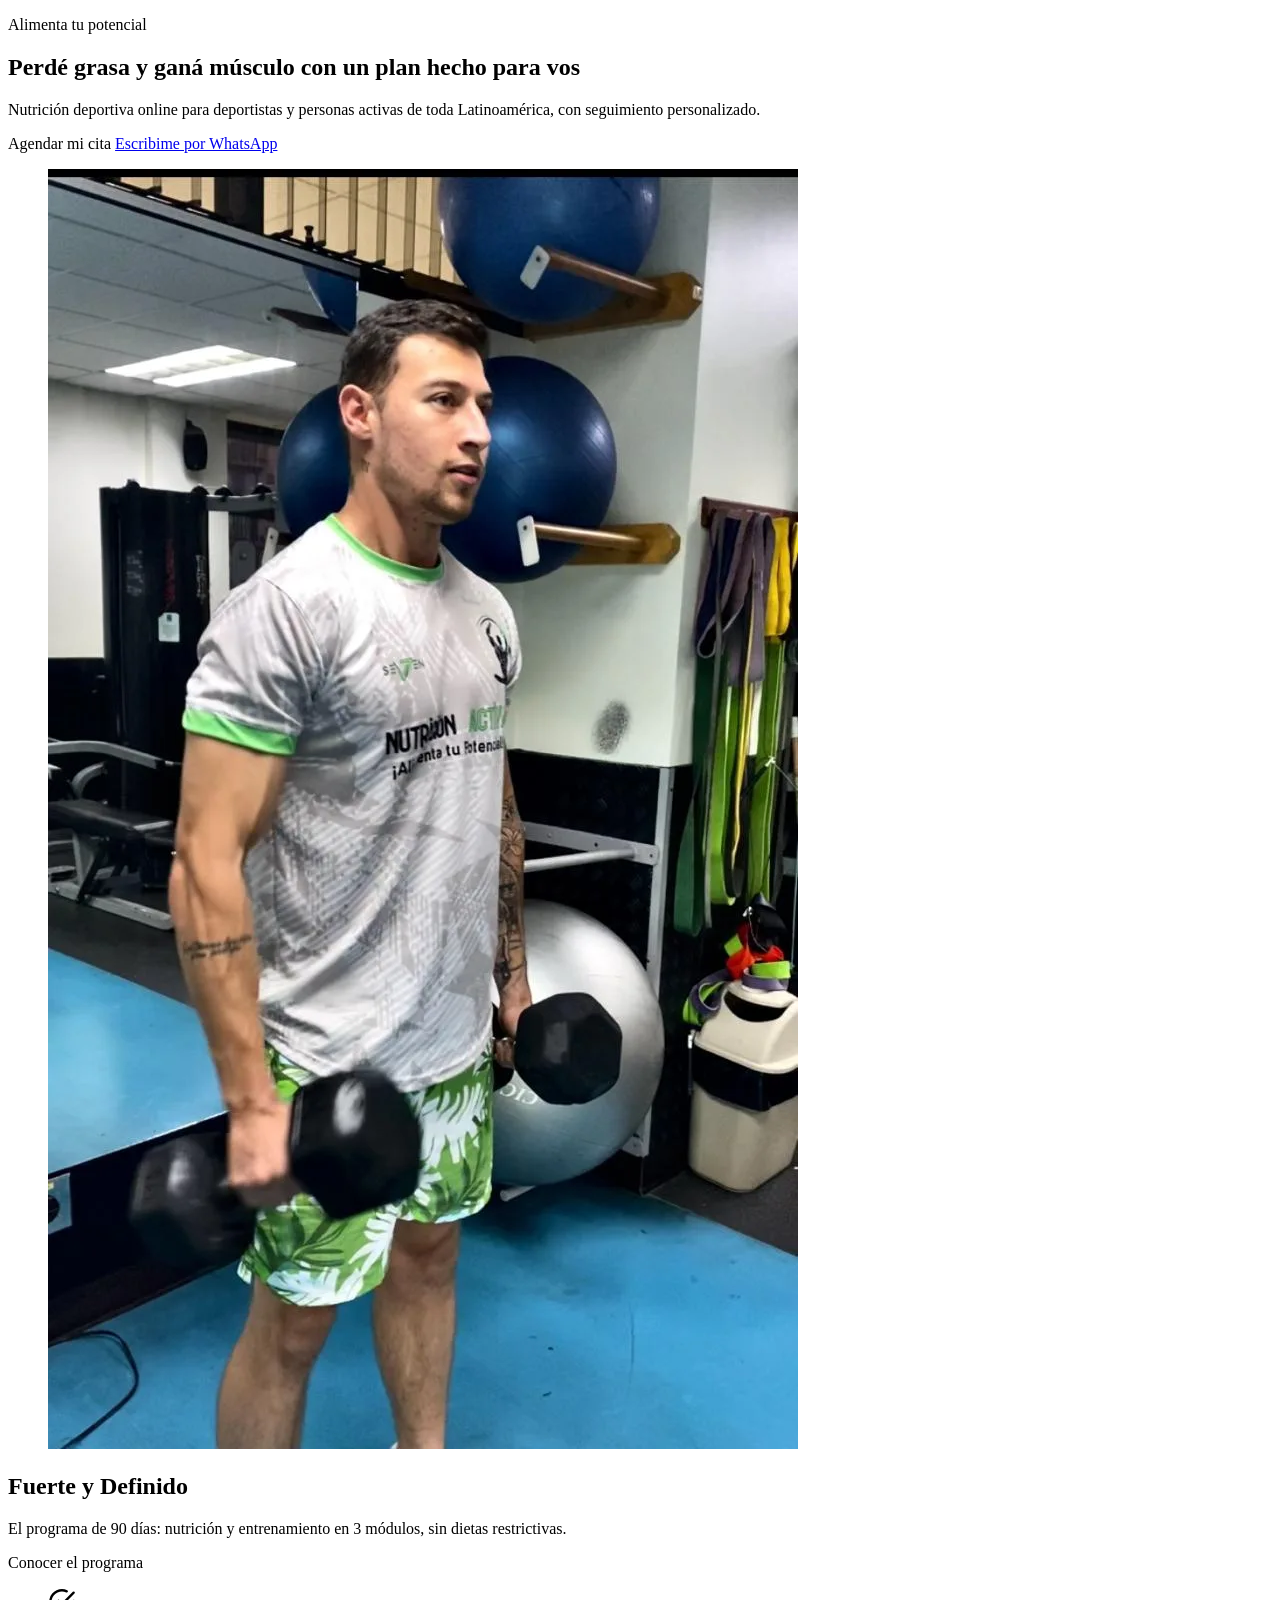
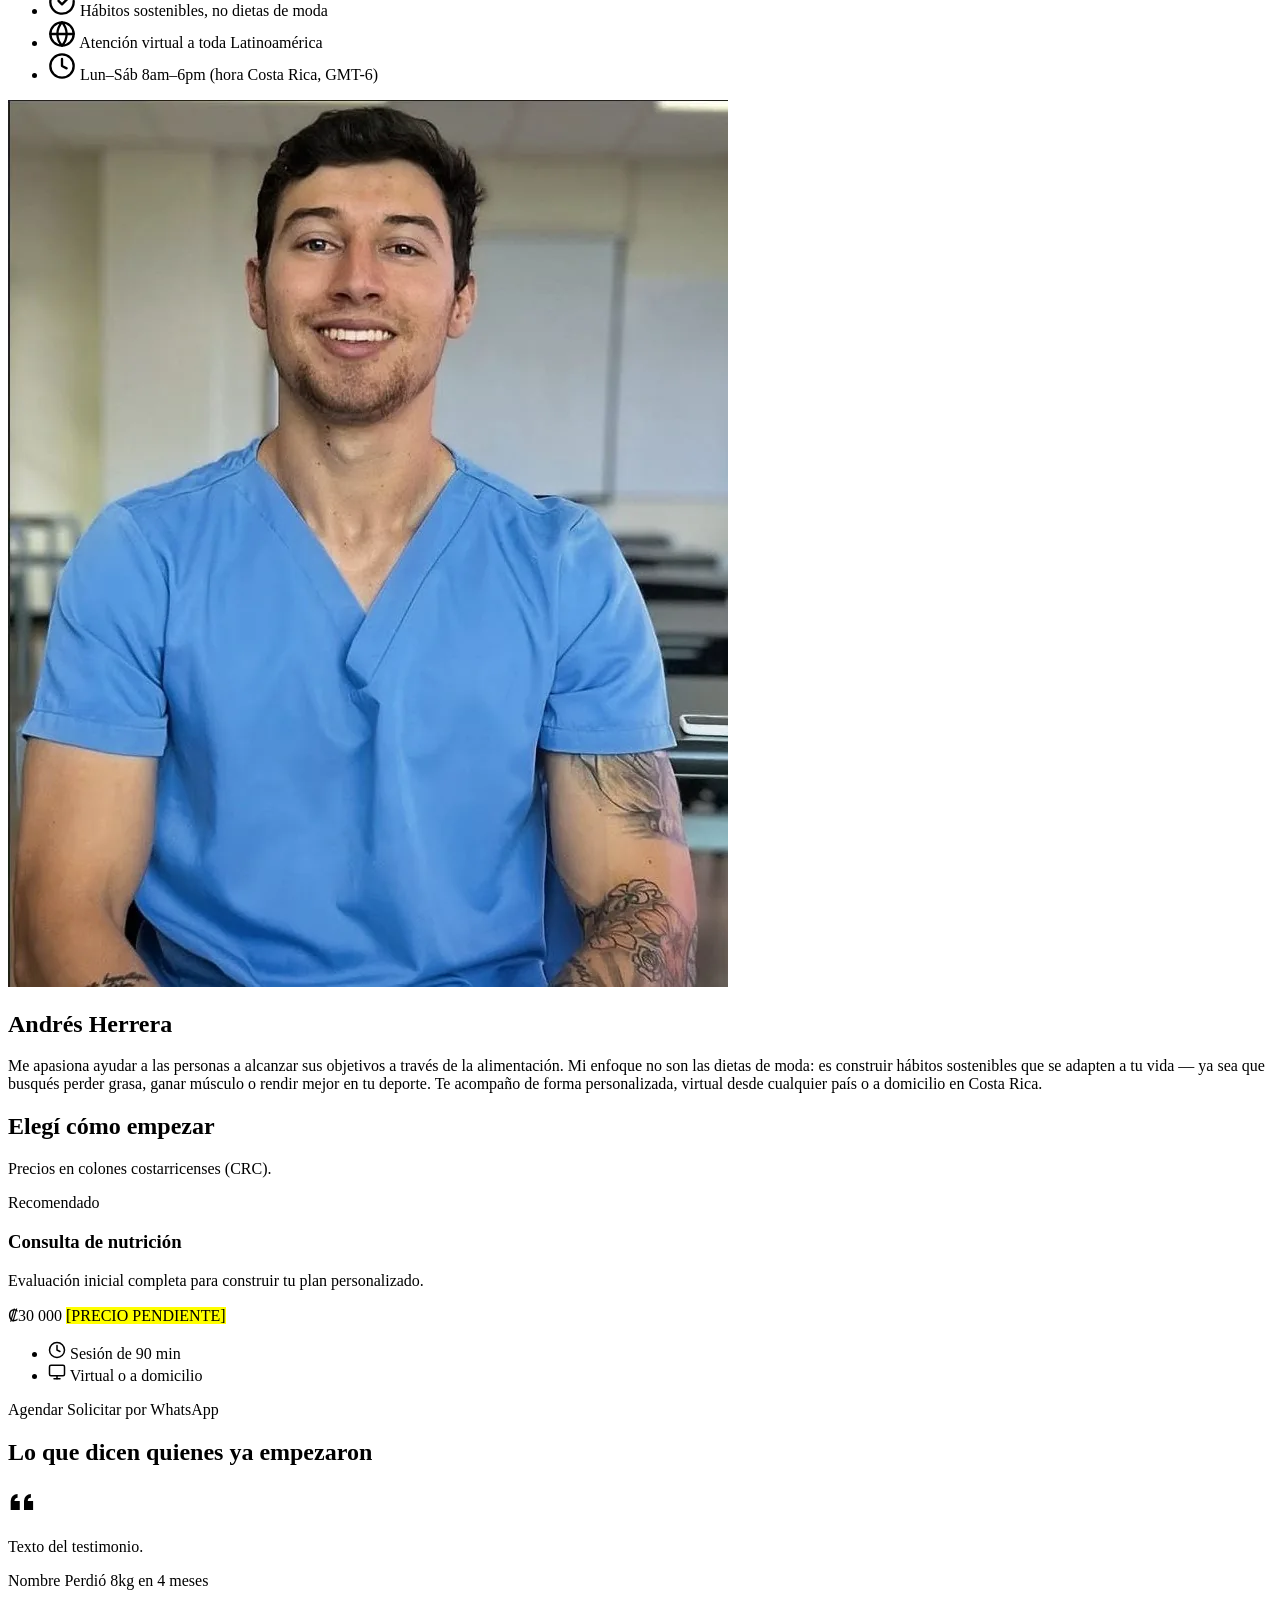
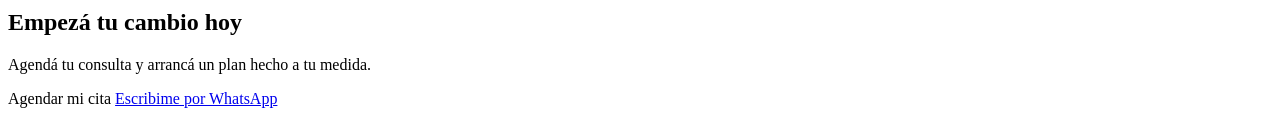
<file: src/main/resources/templates/index.html>
<!DOCTYPE html>
<html lang="es" xmlns:th="http://www.thymeleaf.org">
<head th:replace="~{fragments/layout :: head(pageTitle='Nutrición Activa — Alimenta tu potencial', pageDescription=null, pageImage=null, pagePath=null)}">
    <title>Nutrición Activa — Alimenta tu potencial</title>
</head>
<body>

<nav th:replace="~{fragments/layout :: navbar}"></nav>

<main id="contenido">

    <!-- ========== HERO (HU-01) ========== -->
    <section class="na-section na-hero">
        <div class="container">
            <div class="row align-items-center gy-5">
                <div class="col-12 col-lg-7">
                    <!-- Ascenso Escalonado (MASTER §8.1): preludio del clímax de la
                         foto/aro (Revelado del Aro, §6.4a-claro) — mismo stagger que
                         usa /programa antes de su Encendido. -->
                    <p class="na-eyebrow mb-0 na-ascenso" data-reveal>Alimenta tu potencial</p>
                    <h1 class="mt-3 mb-3 na-ascenso" data-reveal data-reveal-delay="120">
                        Perdé grasa y <span class="na-accent">ganá músculo</span> con un plan hecho para vos
                    </h1>
                    <p class="na-lead mb-4 na-ascenso" data-reveal data-reveal-delay="240">
                        Nutrición deportiva online para deportistas y personas activas
                        de toda Latinoamérica, con seguimiento personalizado.
                    </p>
                    <div class="d-flex flex-wrap align-items-center gap-3 na-ascenso" data-reveal data-reveal-delay="360">
                        <a class="btn btn-primary btn-lg" th:href="@{/agendar}">Agendar mi cita</a>
                        <a class="btn btn-outline-dark btn-lg"
                           th:href="@{https://wa.me/{numero}(numero=${whatsapp.numero}, text=${whatsapp.mensaje})}"
                           href="https://wa.me/50689592110"
                           target="_blank" rel="noopener noreferrer">Escribime por WhatsApp</a>
                    </div>
                </div>
                <div class="col-12 col-lg-5">
                    <!-- El aro degradado enmarca la foto real de Andrés (MASTER §6.3-bis) —
                         reemplaza al logo. La foto lleva el duotono suave de territorio
                         claro (MASTER §6.3-ter): el span interior recorta el círculo y
                         aloja el tinte/viñeta, separado del aro para no lavar el marco.
                         Revelado del Aro (MASTER §6.4a-claro): clímax tras el Ascenso
                         Escalonado del texto — el aro escala a su lugar y la foto se
                         revela adentro con un instante propio de rezago (ver CSS). -->
                    <figure class="na-hero-photo na-revelado-aro m-0" data-reveal data-reveal-delay="420">
                        <span class="na-hero-photo-frame">
                            <img th:src="@{/img/andres-hero.webp}" src="../static/img/andres-hero.webp"
                                 alt="Andrés entrenando con mancuernas en el gimnasio"
                                 width="750" height="1280" loading="eager" decoding="async">
                        </span>
                    </figure>
                </div>
            </div>
        </div>
    </section>

    <!-- ========== PROGRAMA FUERTE Y DEFINIDO (HU-12) ==========
         Posición protagónica inmediatamente después del hero (D-16). Primera
         y única sección con fondo Verde Tinte de la página: jerarquía de
         producto estrella sin salirse de los tokens del MASTER. Compacta a
         propósito — presenta y enlaza, la página /programa vende. -->
    <section class="na-programa-banner" aria-label="Programa Fuerte y Definido">
        <div class="container">
            <div class="row align-items-center gy-4">
                <div class="col-12 col-lg-8">
                    <h2 class="na-section-title mb-2" data-reveal>Fuerte y Definido</h2>
                    <p class="na-lead mb-0" data-reveal data-reveal-delay="40">
                        El programa de 90 días: nutrición y entrenamiento en 3 módulos,
                        sin dietas restrictivas.
                    </p>
                </div>
                <div class="col-12 col-lg-4 text-lg-end">
                    <a class="btn btn-primary btn-lg" th:href="@{/programa}"
                       data-reveal data-reveal-delay="80">Conocer el programa</a>
                </div>
            </div>
        </div>
    </section>

    <!-- ========== BARRA DE CONFIANZA ========== -->
    <section class="na-trustbar" aria-label="Credenciales y disponibilidad">
        <div class="container">
            <!-- role="list": list-unstyled quita la semántica de lista en VoiceOver -->
            <ul class="row list-unstyled gy-4 mb-0" role="list">
                <li class="col-12 col-md-4">
                    <div class="na-trust-item" data-reveal>
                        <svg xmlns="http://www.w3.org/2000/svg" width="28" height="28" viewBox="0 0 24 24"
                             fill="none" stroke="currentColor" stroke-width="2" stroke-linecap="round"
                             stroke-linejoin="round" aria-hidden="true">
                            <path d="M22 11.08V12a10 10 0 1 1-5.93-9.14"/>
                            <polyline points="22 4 12 14.01 9 11.01"/>
                        </svg>
                        <span>Hábitos sostenibles, no dietas de moda</span>
                    </div>
                </li>
                <li class="col-12 col-md-4">
                    <div class="na-trust-item" data-reveal data-reveal-delay="40">
                        <svg xmlns="http://www.w3.org/2000/svg" width="28" height="28" viewBox="0 0 24 24"
                             fill="none" stroke="currentColor" stroke-width="2" stroke-linecap="round"
                             stroke-linejoin="round" aria-hidden="true">
                            <circle cx="12" cy="12" r="10"/>
                            <line x1="2" y1="12" x2="22" y2="12"/>
                            <path d="M12 2a15.3 15.3 0 0 1 4 10 15.3 15.3 0 0 1-4 10 15.3 15.3 0 0 1-4-10 15.3 15.3 0 0 1 4-10z"/>
                        </svg>
                        <span>Atención virtual a toda Latinoamérica</span>
                    </div>
                </li>
                <li class="col-12 col-md-4">
                    <div class="na-trust-item" data-reveal data-reveal-delay="80">
                        <svg xmlns="http://www.w3.org/2000/svg" width="28" height="28" viewBox="0 0 24 24"
                             fill="none" stroke="currentColor" stroke-width="2" stroke-linecap="round"
                             stroke-linejoin="round" aria-hidden="true">
                            <circle cx="12" cy="12" r="10"/>
                            <polyline points="12 6 12 12 16 14"/>
                        </svg>
                        <span>Lun–Sáb 8am–6pm (hora Costa Rica, GMT-6)</span>
                    </div>
                </li>
            </ul>
        </div>
    </section>

    <!-- ========== SOBRE MÍ (HU-01) ==========
         Reordenada antes de Servicios en HU-11 (paso 7, D-14): flujo estilo
         Pía hero -> sobre mí -> servicios -> testimonios -> cierre -> footer.
         La barra de confianza queda pegada al bloque de apertura (hero +
         banner del programa desde HU-12): no forma parte del orden que pidió
         el PO en docs/comparativo-pia.md, es señal de credibilidad inmediata
         a la apertura, no una parada propia del recorrido. -->
    <section id="sobre-mi" class="na-section">
        <div class="container">
            <div class="row align-items-center gy-5">
                <div class="col-12 col-md-5 col-lg-4" data-reveal>
                    <div class="na-photo-frame">
                        <img th:src="@{/img/andres.webp}" src="../static/img/andres.webp"
                             alt="Andrés, nutricionista de Nutrición Activa"
                             width="720" height="887" loading="lazy" decoding="async">
                    </div>
                </div>
                <div class="col-12 col-md-7 offset-lg-1">
                    <h2 class="na-section-title mb-3" data-reveal>
                        Andrés Herrera
                    </h2>
                    <div data-reveal data-reveal-delay="40">
                        <!-- Texto basado en las palabras del PO; validación final en la demo -->
                        <p class="mb-0 na-measure">
                            Me apasiona ayudar a las personas a alcanzar sus objetivos a través de la
                            alimentación. Mi enfoque no son las dietas de moda: es construir hábitos
                            sostenibles que se adapten a tu vida — ya sea que busqués perder grasa,
                            ganar músculo o rendir mejor en tu deporte. Te acompaño de forma
                            personalizada, virtual desde cualquier país o a domicilio en Costa Rica.
                        </p>
                    </div>
                </div>
            </div>
        </div>
    </section>

    <!-- ========== SERVICIOS Y PRECIOS (HU-02) ========== -->
    <section id="servicios" class="na-section na-services">
        <div class="container">
            <div class="text-center mb-5">
                <h2 class="na-section-title mb-3" data-reveal>
                    Elegí cómo empezar
                </h2>
                <p class="mb-0" data-reveal data-reveal-delay="40">
                    Precios en colones costarricenses (CRC).
                </p>
            </div>
            <div class="row g-4 justify-content-center">
                <div class="col-12 col-md-6 col-xl-3"
                     th:each="servicio, stat : ${servicios}"
                     data-reveal th:attr="data-reveal-delay=${(stat.index % 4) * 40}">
                    <article class="na-service-card"
                             th:classappend="${servicio.destacado} ? 'na-card-featured'">
                        <!-- Fila de badge presente en todas las cards: reserva la misma
                             altura tenga o no badge, para que los títulos arranquen parejos -->
                        <div class="na-card-badge">
                            <span class="na-eyebrow" th:if="${servicio.destacado}">Recomendado</span>
                        </div>
                        <h3 class="na-service-name" th:text="${servicio.nombre}">Consulta de nutrición</h3>
                        <p class="na-service-desc" th:text="${servicio.descripcion}">
                            Evaluación inicial completa para construir tu plan personalizado.
                        </p>
                        <p class="na-price mb-0">
                            <span th:if="${servicio.precioColones != null}"
                                  th:text="|₡${#numbers.formatInteger(servicio.precioColones, 1, 'WHITESPACE')}|">₡30 000</span>
                            <mark class="na-pending" th:if="${servicio.precioColones == null}">[PRECIO PENDIENTE]</mark>
                        </p>
                        <ul class="na-service-meta list-unstyled" role="list">
                            <!-- duración null = no aplica (servicios tipo plan): se omite el metadato -->
                            <li th:if="${servicio.duracionMinutos != null}">
                                <svg xmlns="http://www.w3.org/2000/svg" width="18" height="18" viewBox="0 0 24 24"
                                     fill="none" stroke="currentColor" stroke-width="2" stroke-linecap="round"
                                     stroke-linejoin="round" aria-hidden="true">
                                    <circle cx="12" cy="12" r="10"/>
                                    <polyline points="12 6 12 12 16 14"/>
                                </svg>
                                <span th:text="|Sesión de ${servicio.duracionMinutos} min|">Sesión de 90 min</span>
                            </li>
                            <li>
                                <svg xmlns="http://www.w3.org/2000/svg" width="18" height="18" viewBox="0 0 24 24"
                                     fill="none" stroke="currentColor" stroke-width="2" stroke-linecap="round"
                                     stroke-linejoin="round" aria-hidden="true">
                                    <rect x="2" y="3" width="20" height="14" rx="2" ry="2"/>
                                    <line x1="8" y1="21" x2="16" y2="21"/>
                                    <line x1="12" y1="17" x2="12" y2="21"/>
                                </svg>
                                <span th:text="${servicio.modalidad}">Virtual o a domicilio</span>
                            </li>
                        </ul>
                        <a th:if="${servicio.agendable}"
                           class="btn"
                           th:classappend="${servicio.destacado} ? 'btn-primary' : 'btn-outline-dark'"
                           th:href="@{/agendar(servicio=${servicio.id})}"
                           th:attr="aria-label=|Agendar ${servicio.nombre}|">Agendar</a>
                        <!-- No agendable (protocolo/rutina, HU-04): se piden por WhatsApp, no tienen horario propio -->
                        <a th:unless="${servicio.agendable}"
                           class="btn btn-outline-dark"
                           th:href="@{https://wa.me/{numero}(numero=${whatsapp.numero}, text=|Hola Andrés, quiero información sobre ${servicio.nombre}|)}"
                           target="_blank" rel="noopener noreferrer"
                           th:attr="aria-label=|Solicitar ${servicio.nombre} por WhatsApp|">Solicitar por WhatsApp</a>
                    </article>
                </div>
            </div>
        </div>
    </section>

    <!--/* ========== TESTIMONIOS (HU-10) — data-ready ==========
         th:if sobre la lista completa: con testimonios vacíos (hoy, sin
         material real con permiso del PO) esta sección no emite NADA al
         HTML, ni siquiera un contenedor vacío. Activar = TestimonioService
         deja de devolver List.of(); cero cambios acá.
         Este bloque usa el comentario de nivel de parser de Thymeleaf, que
         el motor elimina antes de renderizar (a diferencia de un comentario
         HTML normal, que sí habría llegado al output publicado aunque el
         section con th:if no se imprimiera). No anidar aquí dentro otro
         comentario con esa misma sintaxis: el primer cierre encontrado
         termina el bloque completo antes de tiempo. */-->
    <section id="testimonios" class="na-section" th:if="${not #lists.isEmpty(testimonios)}">
        <div class="container">
            <div class="text-center mb-5">
                <h2 class="na-section-title mb-3" data-reveal>
                    Lo que dicen quienes ya empezaron
                </h2>
            </div>
            <div class="row g-4">
                <div class="col-12 col-md-6 col-lg-4"
                     th:each="testimonio, stat : ${testimonios}"
                     data-reveal th:attr="data-reveal-delay=${(stat.index % 3) * 40}">
                    <article class="na-testimonio-card">
                        <svg class="na-testimonio-quote" xmlns="http://www.w3.org/2000/svg" width="32" height="32"
                             viewBox="0 0 24 24" fill="currentColor" aria-hidden="true">
                            <path d="M7.17 6A5.17 5.17 0 0 0 2 11.17V18h6.83v-6.83H4.83c0-1.31 1.06-2.37 2.34-2.37zm10 0A5.17 5.17 0 0 0 12 11.17V18h6.83v-6.83h-4a2.34 2.34 0 0 1 2.34-2.34z"/>
                        </svg>
                        <p class="na-testimonio-texto" th:text="${testimonio.texto}">
                            Texto del testimonio.
                        </p>
                        <div class="na-testimonio-autor">
                            <span class="na-testimonio-nombre" th:text="${testimonio.nombrePublico}">Nombre</span>
                            <span class="na-testimonio-detalle" th:if="${testimonio.detalle != null}"
                                  th:text="${testimonio.detalle}">Perdió 8kg en 4 meses</span>
                        </div>
                    </article>
                </div>
            </div>
        </div>
    </section>

    <!-- ========== CTA DE CIERRE (HU-11) ==========
         na-cierre-claro (no na-cierre: esa clase quedó reservada para /programa,
         territorio oscuro — MASTER v2.1 §6/nota de implementación). La franja
         sigue siendo negra en ambos casos (ya lo era en v1), solo difieren los
         acentos cinematográficos de /programa (mayúsculas, glow), que esta
         variante no lleva. -->
    <section class="na-section na-cierre-claro">
        <div class="container">
            <h2 class="na-section-title mb-3" data-reveal>
                Empezá tu cambio hoy
            </h2>
            <p class="na-lead mb-4" data-reveal data-reveal-delay="40">
                Agendá tu consulta y arrancá un plan hecho a tu medida.
            </p>
            <div class="d-flex flex-wrap align-items-center justify-content-center gap-3"
                 data-reveal data-reveal-delay="80">
                <a class="btn btn-primary btn-lg" th:href="@{/agendar}">Agendar mi cita</a>
                <a class="btn btn-outline-light btn-lg"
                   th:href="@{https://wa.me/{numero}(numero=${whatsapp.numero}, text=${whatsapp.mensaje})}"
                   href="https://wa.me/50689592110"
                   target="_blank" rel="noopener noreferrer">Escribime por WhatsApp</a>
            </div>
        </div>
    </section>

</main>

<footer th:replace="~{fragments/layout :: footer}"></footer>

<th:block th:replace="~{fragments/layout :: scripts}"></th:block>

</body>
</html>
</file>
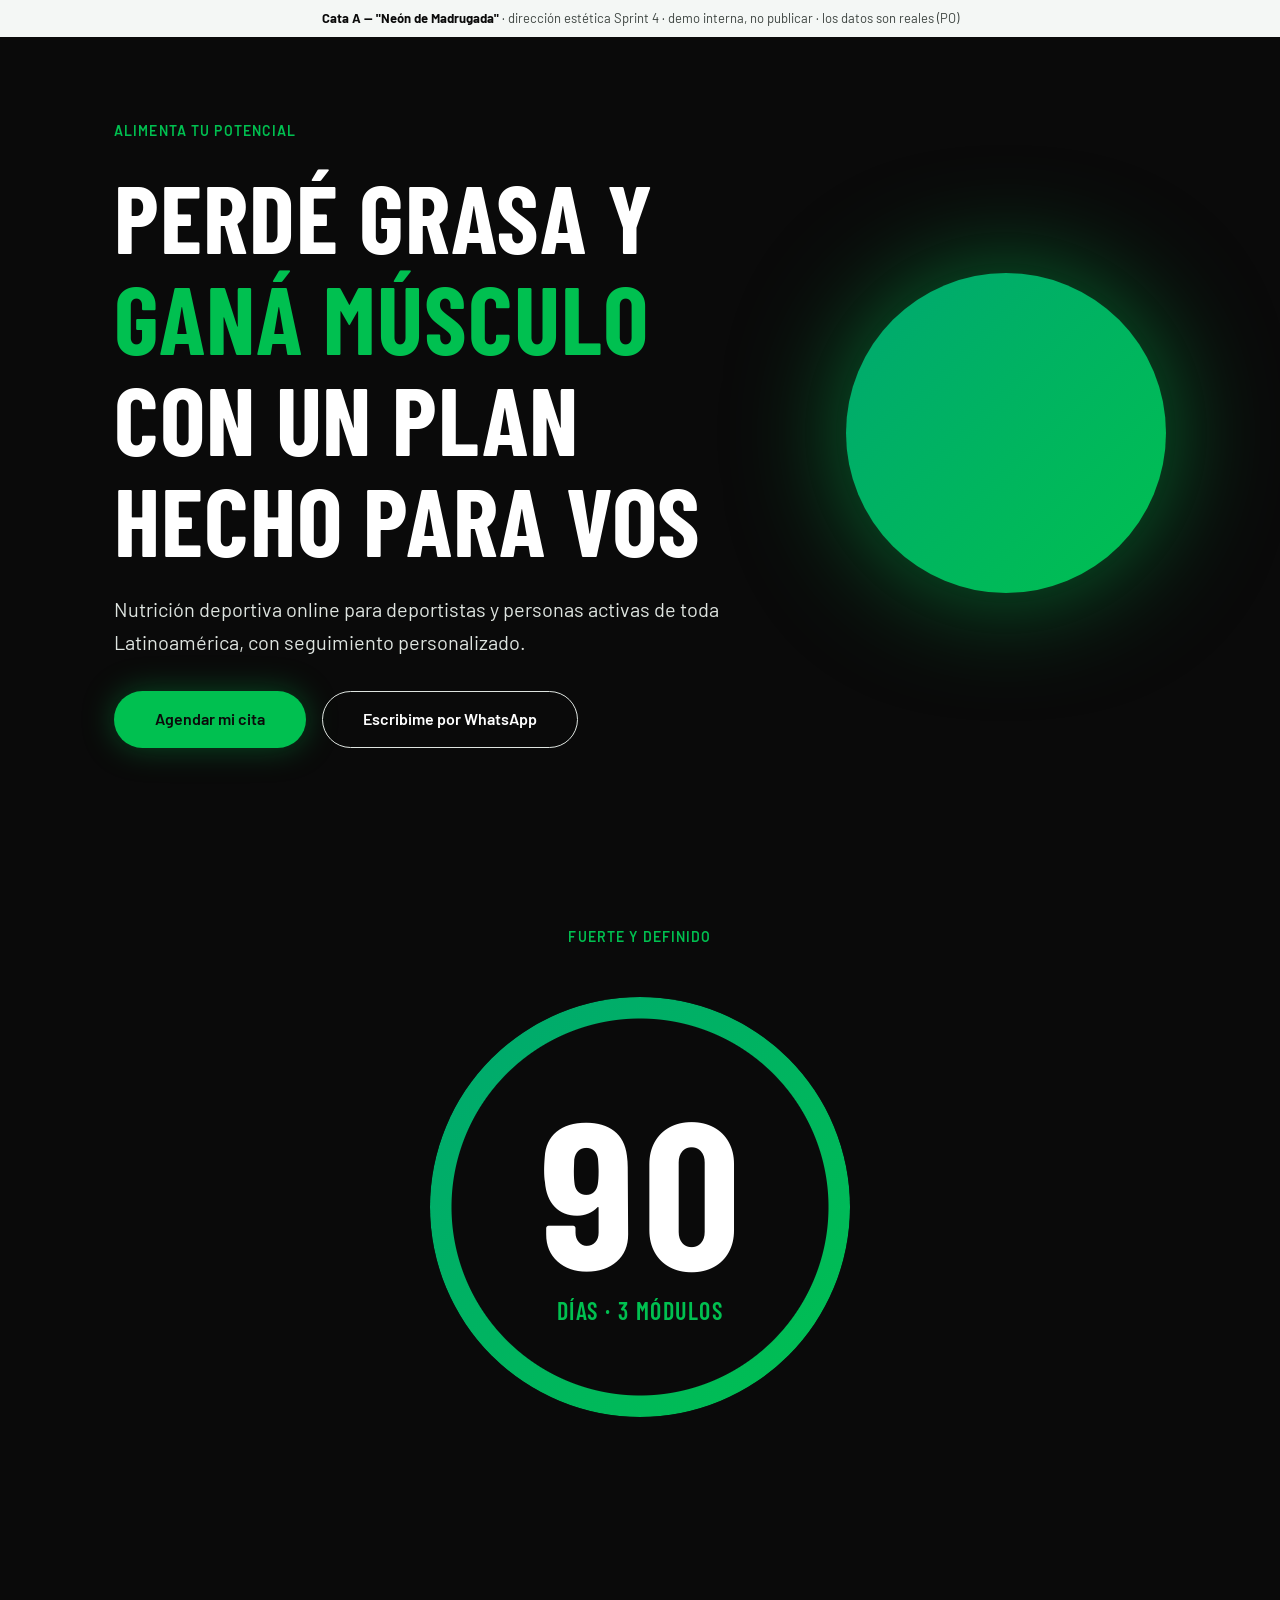
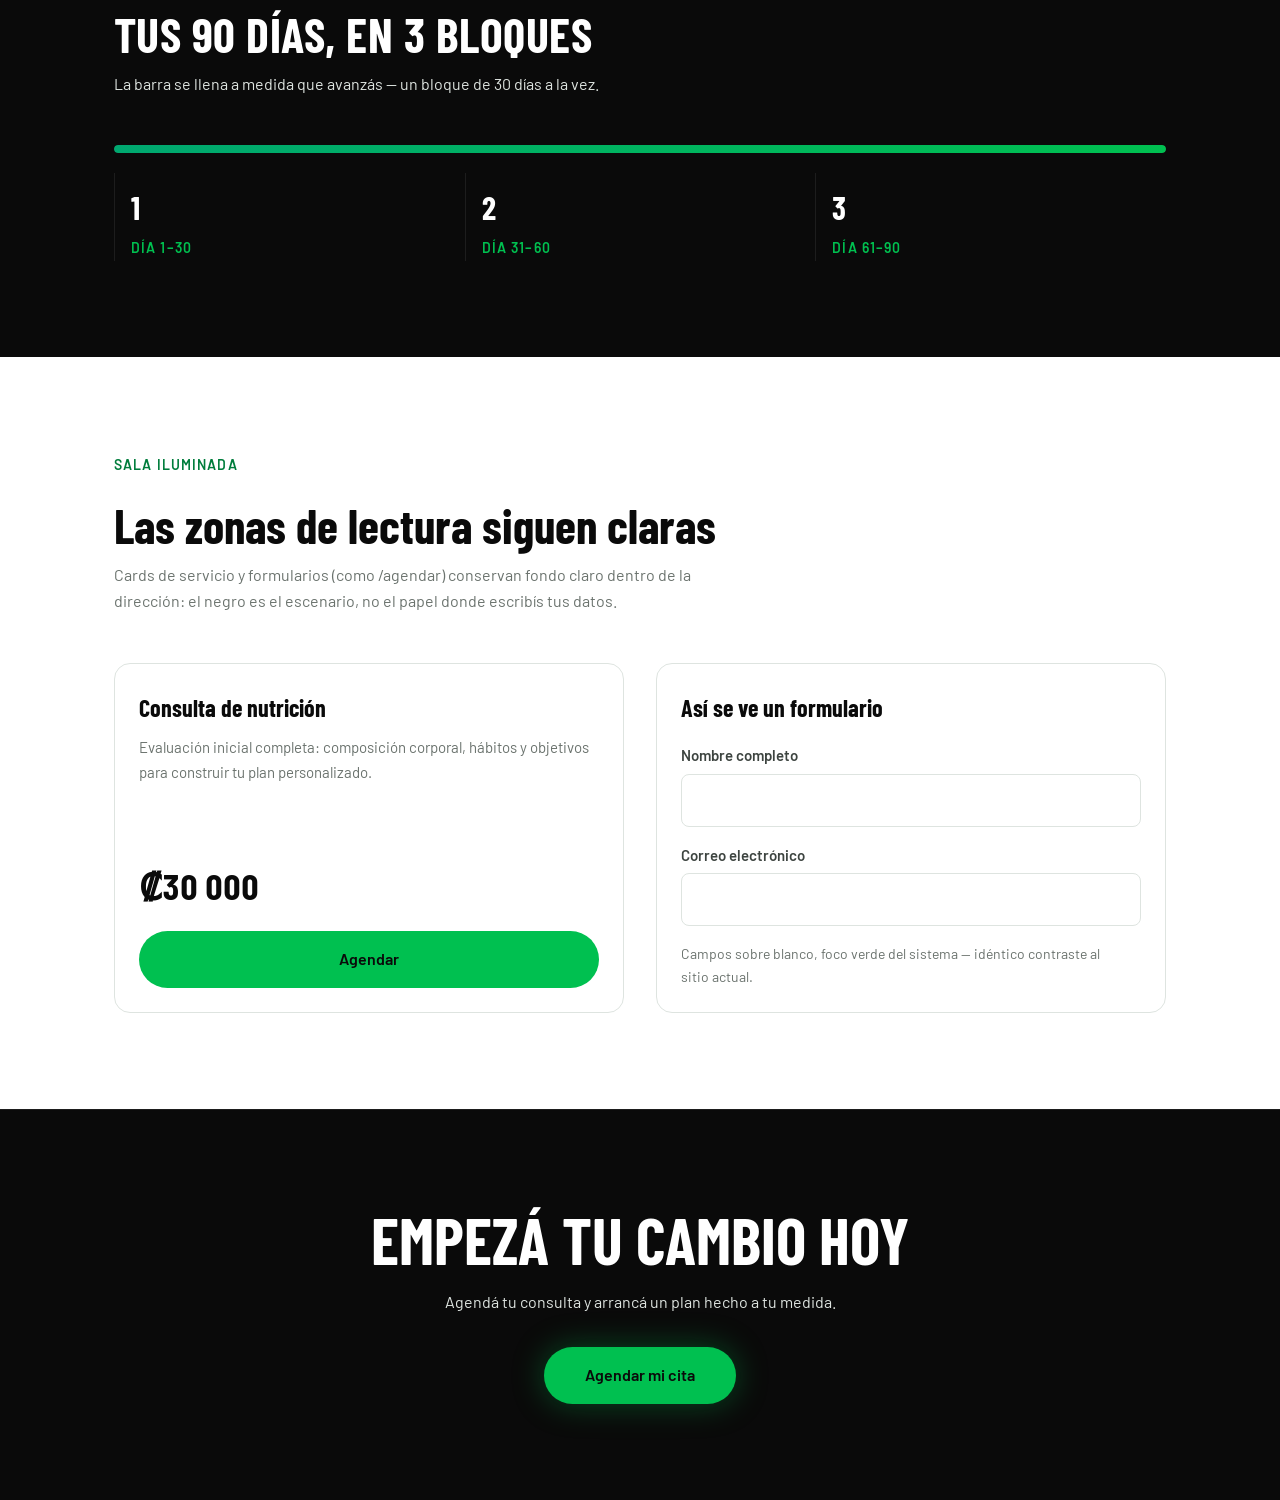
<file: docs/briefs-sprint4/catas/cata-a-neon-de-madrugada.html>
<!DOCTYPE html>
<html lang="es">
<head>
<meta charset="UTF-8">
<meta name="viewport" content="width=device-width, initial-scale=1">
<meta name="robots" content="noindex">
<title>Cata A — Neón de Madrugada · Sprint 4 · Nutrición Activa</title>
<link rel="preconnect" href="https://fonts.googleapis.com">
<link rel="preconnect" href="https://fonts.gstatic.com" crossorigin>
<link href="https://fonts.googleapis.com/css2?family=Barlow+Condensed:wght@600;700&family=Barlow:wght@400;500;600&display=swap" rel="stylesheet">
<script>document.documentElement.classList.add("js");</script>
<style>
/* ============================================================
   CATA INTERNA — Dirección A "Neón de Madrugada" (Sprint 4, D-18)
   El gimnasio a las 5AM: negro dominante, el verde como única luz.
   Tokens de marca intocables. Presupuesto de glow: 1 sombra verde
   por elemento, nunca apiladas. No publicar.
   ============================================================ */
:root {
  --na-green: #00C050;
  --na-green-teal: #00A870;
  --na-green-dark: #007D3C;
  --na-black: #0A0A0A;
  --na-gray-700: #3D4440;
  --na-gray-500: #6B736E;
  --na-gray-200: #DEE4E0;
  --na-gray-100: #F4F7F5;
  --na-white: #FFFFFF;
  --na-gradient-brand: linear-gradient(135deg, #00A870 0%, #00C050 100%);
  --font-heading: "Barlow Condensed", "Arial Narrow", sans-serif;
  --font-body: "Barlow", "Helvetica Neue", Arial, sans-serif;
  --hairline: rgba(255, 255, 255, 0.08);
  --ease-out: cubic-bezier(0.16, 1, 0.3, 1);
}
* { margin: 0; padding: 0; box-sizing: border-box; }
body {
  background: var(--na-black);
  color: var(--na-gray-200);
  font-family: var(--font-body);
  font-size: 1rem;
  line-height: 1.65; /* +0.05 sobre negro: la letra clara pide más aire */
}
.wrap { max-width: 1100px; margin-inline: auto; padding-inline: 24px; }
section { padding-block: 96px; }

/* Barra de identificación de la cata (utilitaria, fuera de la dirección) */
.cata-tag {
  background: var(--na-gray-100);
  color: var(--na-gray-700);
  font-size: 0.8125rem;
  padding: 8px 24px;
  text-align: center;
}
.cata-tag strong { color: var(--na-black); }

h1, h2, .num {
  font-family: var(--font-heading);
  font-weight: 700;
  color: var(--na-white);
  line-height: 1.05;
  text-wrap: balance;
}
.kicker {
  color: var(--na-green);
  font-weight: 600;
  font-size: 0.875rem;
  text-transform: uppercase;
  letter-spacing: 0.08em;
  display: block;
  margin-bottom: 24px;
}
p { text-wrap: pretty; max-width: 65ch; }

/* ---------- Hero: la luz se enciende ---------- */
.hero { min-height: 88vh; display: flex; align-items: center; padding-block: 64px; }
.hero-grid { display: flex; flex-wrap: wrap; align-items: center; gap: 48px; }
.hero-copy { flex: 1 1 480px; }
.hero h1 {
  font-size: clamp(3.5rem, 8vw, 6rem);
  text-transform: uppercase;
  letter-spacing: 0.01em;
  margin-bottom: 24px;
}
.hero h1 .luz { color: var(--na-green); }
.lead { font-size: 1.25rem; color: var(--na-gray-200); margin-bottom: 32px; }
.cta-row { display: flex; flex-wrap: wrap; gap: 16px; align-items: center; }
.btn {
  display: inline-block;
  font-family: var(--font-body);
  font-weight: 600;
  font-size: 1rem;
  padding: 0.875rem 2.5rem;
  border-radius: 999px;
  text-decoration: none;
  cursor: pointer;
  border: 1px solid transparent;
  transition: background-color 250ms var(--ease-out), color 250ms var(--ease-out),
              border-color 250ms var(--ease-out), transform 150ms var(--ease-out);
}
.btn-luz {
  background: var(--na-green);
  color: var(--na-black);
  /* la única sombra verde de este elemento: el CTA emite luz */
  box-shadow: 0 0 32px rgba(0, 192, 80, 0.35);
}
.btn-luz:hover { background: var(--na-green-dark); color: var(--na-white); }
.btn-outline { border-color: var(--na-gray-200); color: var(--na-white); }
.btn-outline:hover { background: var(--na-white); color: var(--na-black); }
.btn:active { transform: scale(0.97); }
a:focus-visible, button:focus-visible, input:focus-visible {
  outline: 3px solid var(--na-white);
  outline-offset: 2px;
}

/* El aro encendido del hero.
   DIAGNÓSTICO (feedback de cata): la versión anterior usaba `mask` para
   dibujar un ANILLO HUECO (centro transparente) — igual que el aro real del
   sitio, que resuelve el hueco con el logo adentro. Este div no tenía nada
   dentro, así que aun con la animación corriendo, un anillo de ~18px sin
   contenido se lee como "círculo vacío" a simple vista: no es un fallo de
   la animación, es que no había nada que encender dentro del aro. Fix: acá
   el aro pasa a ser un DISCO SÓLIDO (sin mask, cero dependencia de esa
   técnica) — elimina cualquier duda sobre si el degradado renderiza vía
   file://, y hace que "encenderse" sea inconfundible: pasa de invisible a
   un disco de luz llena con su propio glow. */
.hero-aro {
  flex: 0 1 320px;
  aspect-ratio: 1;
  margin-inline: auto;
  border-radius: 50%;
  background: var(--na-gradient-brand);
  filter: drop-shadow(0 0 56px rgba(0, 192, 80, 0.55));
  min-width: 240px;
}

/* Entrada orquestada del hero (una sola secuencia, más intensa: la cata es
   una demo de venta de dirección, no la implementación final — duraciones
   generosas 500-700ms, desplazamiento notorio, y el aro como CIERRE de la
   secuencia, el evento más largo y más tarde, para que se sienta como EL
   momento de la página, no un beat más). */
.enciende { animation: encender 650ms var(--ease-out) backwards; }
.enciende[data-beat="2"] { animation-delay: 160ms; }
.enciende[data-beat="3"] { animation-delay: 320ms; }
.enciende[data-beat="4"] { animation-delay: 480ms; }
@keyframes encender {
  from { opacity: 0; transform: translateY(32px); }
}
/* El aro: último en completarse (delay 560ms + duración 1000ms = termina
   bien después que el texto), con scale además de opacidad — nunca desde
   scale(0): arranca en 0.85, visible desde el primer frame de la animación. */
.hero-aro.enciende {
  animation-name: encender-aro;
  animation-duration: 1000ms;
  animation-delay: 560ms;
}
@keyframes encender-aro {
  from { opacity: 0; transform: scale(0.85); }
}

/* ---------- El 90 dentro del aro (/programa) ---------- */
.momento-90 { text-align: center; }
.aro-90 {
  position: relative;
  width: min(420px, 84vw);
  aspect-ratio: 1;
  margin: 48px auto 0;
  display: flex;
  flex-direction: column;
  align-items: center;
  justify-content: center;
}
.aro-90::before {
  content: "";
  position: absolute;
  inset: 0;
  border-radius: 50%;
  background: var(--na-gradient-brand);
  -webkit-mask: radial-gradient(farthest-side, transparent calc(100% - 22px), #000 calc(100% - 21px));
  mask: radial-gradient(farthest-side, transparent calc(100% - 22px), #000 calc(100% - 21px));
  filter: drop-shadow(0 0 44px rgba(0, 192, 80, 0.45));
}
.aro-90 .num {
  font-size: clamp(7rem, 22vw, 13rem);
  font-variant-numeric: tabular-nums;
  line-height: 1;
}
.aro-90 .num-label {
  color: var(--na-green);
  font-family: var(--font-heading);
  font-weight: 600;
  font-size: 1.5rem;
  text-transform: uppercase;
  letter-spacing: 0.06em;
}

/* ---------- Módulos: cuenta regresiva luminosa ---------- */
.regresiva h2 { font-size: clamp(2rem, 4vw, 3rem); text-transform: uppercase; letter-spacing: 0.01em; margin-bottom: 12px; }
.regresiva .sub { color: var(--na-gray-200); margin-bottom: 48px; }
.pista {
  position: relative;
  height: 8px;
  border-radius: 999px;
  background: rgba(255, 255, 255, 0.1);
  overflow: hidden;
  margin-bottom: 20px;
}
.pista-luz {
  position: absolute;
  inset: 0;
  border-radius: inherit;
  background: var(--na-gradient-brand);
  transform-origin: left;
  transition: transform 1200ms var(--ease-out);
}
/* estado oculto SOLO con JS presente: sin JS la barra nace llena, nada
   depende de un observer para ser visible */
.js .pista:not(.is-in) .pista-luz { transform: scaleX(0); }
.parciales { display: flex; list-style: none; }
.parciales li {
  flex: 1;
  border-left: 1px solid var(--hairline);
  padding: 8px 16px 0;
}
.parciales .p-num {
  font-family: var(--font-heading);
  font-weight: 700;
  font-size: 2rem;
  color: var(--na-white);
  display: block;
}
.parciales .p-dias {
  color: var(--na-green);
  font-size: 0.875rem;
  font-weight: 600;
  text-transform: uppercase;
  letter-spacing: 0.08em;
}

/* ---------- Sala iluminada: superficies claras dentro de la dirección ---------- */
.sala {
  background: var(--na-white);
  color: var(--na-gray-700);
}
.sala .kicker { color: var(--na-green-dark); }
.sala h2 { color: var(--na-black); font-size: clamp(2rem, 4vw, 3rem); margin-bottom: 12px; }
.sala .nota { color: var(--na-gray-500); margin-bottom: 48px; }
.sala-grid { display: flex; flex-wrap: wrap; gap: 32px; align-items: stretch; }
.card-servicio {
  flex: 1 1 300px;
  background: var(--na-white);
  border: 1px solid #DEE4E0;
  border-radius: 16px;
  padding: 24px;
  display: flex;
  flex-direction: column;
  transition: border-color 250ms var(--ease-out), box-shadow 250ms var(--ease-out);
}
.card-servicio:hover {
  border-color: var(--na-green);
  box-shadow: 0 10px 28px rgba(0, 192, 80, 0.18);
}
.card-servicio h3 { font-family: var(--font-heading); font-size: 1.5rem; color: var(--na-black); margin-bottom: 8px; }
.card-servicio .desc { color: var(--na-gray-500); font-size: 0.9375rem; margin-bottom: 16px; }
.card-servicio .precio {
  font-family: var(--font-heading);
  font-weight: 700;
  font-size: 2.25rem;
  font-variant-numeric: tabular-nums;
  color: var(--na-black);
  margin-top: auto;
  margin-bottom: 16px;
  white-space: nowrap;
}
.card-servicio .btn { background: var(--na-green); color: var(--na-black); box-shadow: none; text-align: center; }
.card-servicio .btn:hover { background: var(--na-green-dark); color: var(--na-white); }
.form-demo {
  flex: 1 1 300px;
  border: 1px solid #DEE4E0;
  border-radius: 16px;
  padding: 24px;
}
.form-demo h3 { font-family: var(--font-heading); font-size: 1.5rem; color: var(--na-black); margin-bottom: 16px; }
.form-demo label {
  display: block;
  font-weight: 600;
  font-size: 0.9375rem;
  color: var(--na-gray-700);
  margin-bottom: 6px;
}
.form-demo input {
  width: 100%;
  font: inherit;
  color: var(--na-gray-700);
  padding: 12px 14px;
  border: 1px solid #DEE4E0;
  border-radius: 8px;
  margin-bottom: 16px;
  background: var(--na-white);
}
.form-demo input:focus {
  border-color: var(--na-green-dark);
  outline: 3px solid var(--na-green-dark);
  outline-offset: 0;
}
.form-demo .ayuda { font-size: 0.875rem; color: var(--na-gray-500); }

/* ---------- Cierre ---------- */
.cierre { text-align: center; border-top: 1px solid var(--hairline); }
.cierre h2 { font-size: clamp(2.5rem, 5vw, 4rem); text-transform: uppercase; margin-bottom: 16px; }
.cierre p { margin-inline: auto; margin-bottom: 32px; }

/* Reveal genérico al scroll — intensidad subida (era 500ms/solo opacidad):
   ahora suma un desplazamiento vertical notorio, mismo espíritu del hero.
   El estado oculto solo existe con la clase js en <html>: sin JS todo es
   visible de entrada. */
.rv { transition: opacity 650ms var(--ease-out), transform 650ms var(--ease-out); }
.js .rv:not(.is-in) { opacity: 0; transform: translateY(28px); }

@media (max-width: 720px) {
  section { padding-block: 64px; }
  .parciales .p-num { font-size: 1.5rem; }
}
@media (prefers-reduced-motion: reduce) {
  *, *::before, *::after {
    animation-duration: 0.01ms !important;
    transition-duration: 0.01ms !important;
  }
  .js .rv:not(.is-in) { opacity: 1; transform: none; }
  .js .pista:not(.is-in) .pista-luz { transform: scaleX(1); }
}
</style>
</head>
<body>

<div class="cata-tag"><strong>Cata A — "Neón de Madrugada"</strong> · dirección estética Sprint 4 · demo interna, no publicar · los datos son reales (PO)</div>

<!-- Hero del index en esta dirección: la luz se enciende -->
<section class="hero">
  <div class="wrap hero-grid">
    <div class="hero-copy">
      <span class="kicker enciende" data-beat="1">Alimenta tu potencial</span>
      <h1 class="enciende" data-beat="2">Perdé grasa y <span class="luz">ganá músculo</span> con un plan hecho para vos</h1>
      <p class="lead enciende" data-beat="3">Nutrición deportiva online para deportistas y personas activas de toda Latinoamérica, con seguimiento personalizado.</p>
      <div class="cta-row enciende" data-beat="4">
        <a class="btn btn-luz" href="#">Agendar mi cita</a>
        <a class="btn btn-outline" href="#">Escribime por WhatsApp</a>
      </div>
    </div>
    <!-- Sin data-beat: su delay/duración propios (.hero-aro.enciende) ya
         fijan que sea el último y más largo evento de la secuencia. -->
    <div class="hero-aro enciende" aria-hidden="true"></div>
  </div>
</section>

<!-- El momento /programa: el 90 dentro del aro -->
<section class="momento-90">
  <div class="wrap rv">
    <span class="kicker">Fuerte y Definido</span>
    <div class="aro-90">
      <span class="num">90</span>
      <span class="num-label">días · 3 módulos</span>
    </div>
  </div>
</section>

<!-- Módulos como cuenta regresiva luminosa -->
<section class="regresiva">
  <div class="wrap rv">
    <h2>Tus 90 días, en 3 bloques</h2>
    <p class="sub">La barra se llena a medida que avanzás — un bloque de 30 días a la vez.</p>
    <div class="pista" data-pista><div class="pista-luz"></div></div>
    <ol class="parciales">
      <li><span class="p-num">1</span><span class="p-dias">Día 1–30</span></li>
      <li><span class="p-num">2</span><span class="p-dias">Día 31–60</span></li>
      <li><span class="p-num">3</span><span class="p-dias">Día 61–90</span></li>
    </ol>
  </div>
</section>

<!-- Sala iluminada: mitigación del riesgo de legibilidad — así se ven las
     superficies claras (cards, formularios) dentro de la dirección oscura -->
<section class="sala">
  <div class="wrap rv">
    <span class="kicker">Sala iluminada</span>
    <h2>Las zonas de lectura siguen claras</h2>
    <p class="nota">Cards de servicio y formularios (como /agendar) conservan fondo claro dentro de la dirección: el negro es el escenario, no el papel donde escribís tus datos.</p>
    <div class="sala-grid">
      <article class="card-servicio">
        <h3>Consulta de nutrición</h3>
        <p class="desc">Evaluación inicial completa: composición corporal, hábitos y objetivos para construir tu plan personalizado.</p>
        <p class="precio">₡30 000</p>
        <a class="btn" href="#">Agendar</a>
      </article>
      <div class="form-demo">
        <h3>Así se ve un formulario</h3>
        <label for="demo-nombre">Nombre completo</label>
        <input id="demo-nombre" type="text" autocomplete="name">
        <label for="demo-correo">Correo electrónico</label>
        <input id="demo-correo" type="email" autocomplete="email">
        <p class="ayuda">Campos sobre blanco, foco verde del sistema — idéntico contraste al sitio actual.</p>
      </div>
    </div>
  </div>
</section>

<!-- Cierre -->
<section class="cierre">
  <div class="wrap rv">
    <h2>Empezá tu cambio hoy</h2>
    <p>Agendá tu consulta y arrancá un plan hecho a tu medida.</p>
    <a class="btn btn-luz" href="#">Agendar mi cita</a>
  </div>
</section>

<script>
// Motion mínimo y una sola vez: reveal por fade + la pista que se llena.
// Con prefers-reduced-motion el CSS ya dejó todo visible; el JS no observa.
(function () {
  if (window.matchMedia("(prefers-reduced-motion: reduce)").matches) {
    document.querySelectorAll(".rv").forEach(function (el) { el.classList.add("is-in"); });
    document.querySelectorAll("[data-pista]").forEach(function (el) { el.classList.add("is-in"); });
    return;
  }
  var io = new IntersectionObserver(function (entries) {
    entries.forEach(function (e) {
      if (e.isIntersecting) { e.target.classList.add("is-in"); io.unobserve(e.target); }
    });
  }, { threshold: 0.25 });
  document.querySelectorAll(".rv, [data-pista]").forEach(function (el) { io.observe(el); });
})();
</script>

</body>
</html>
</file>
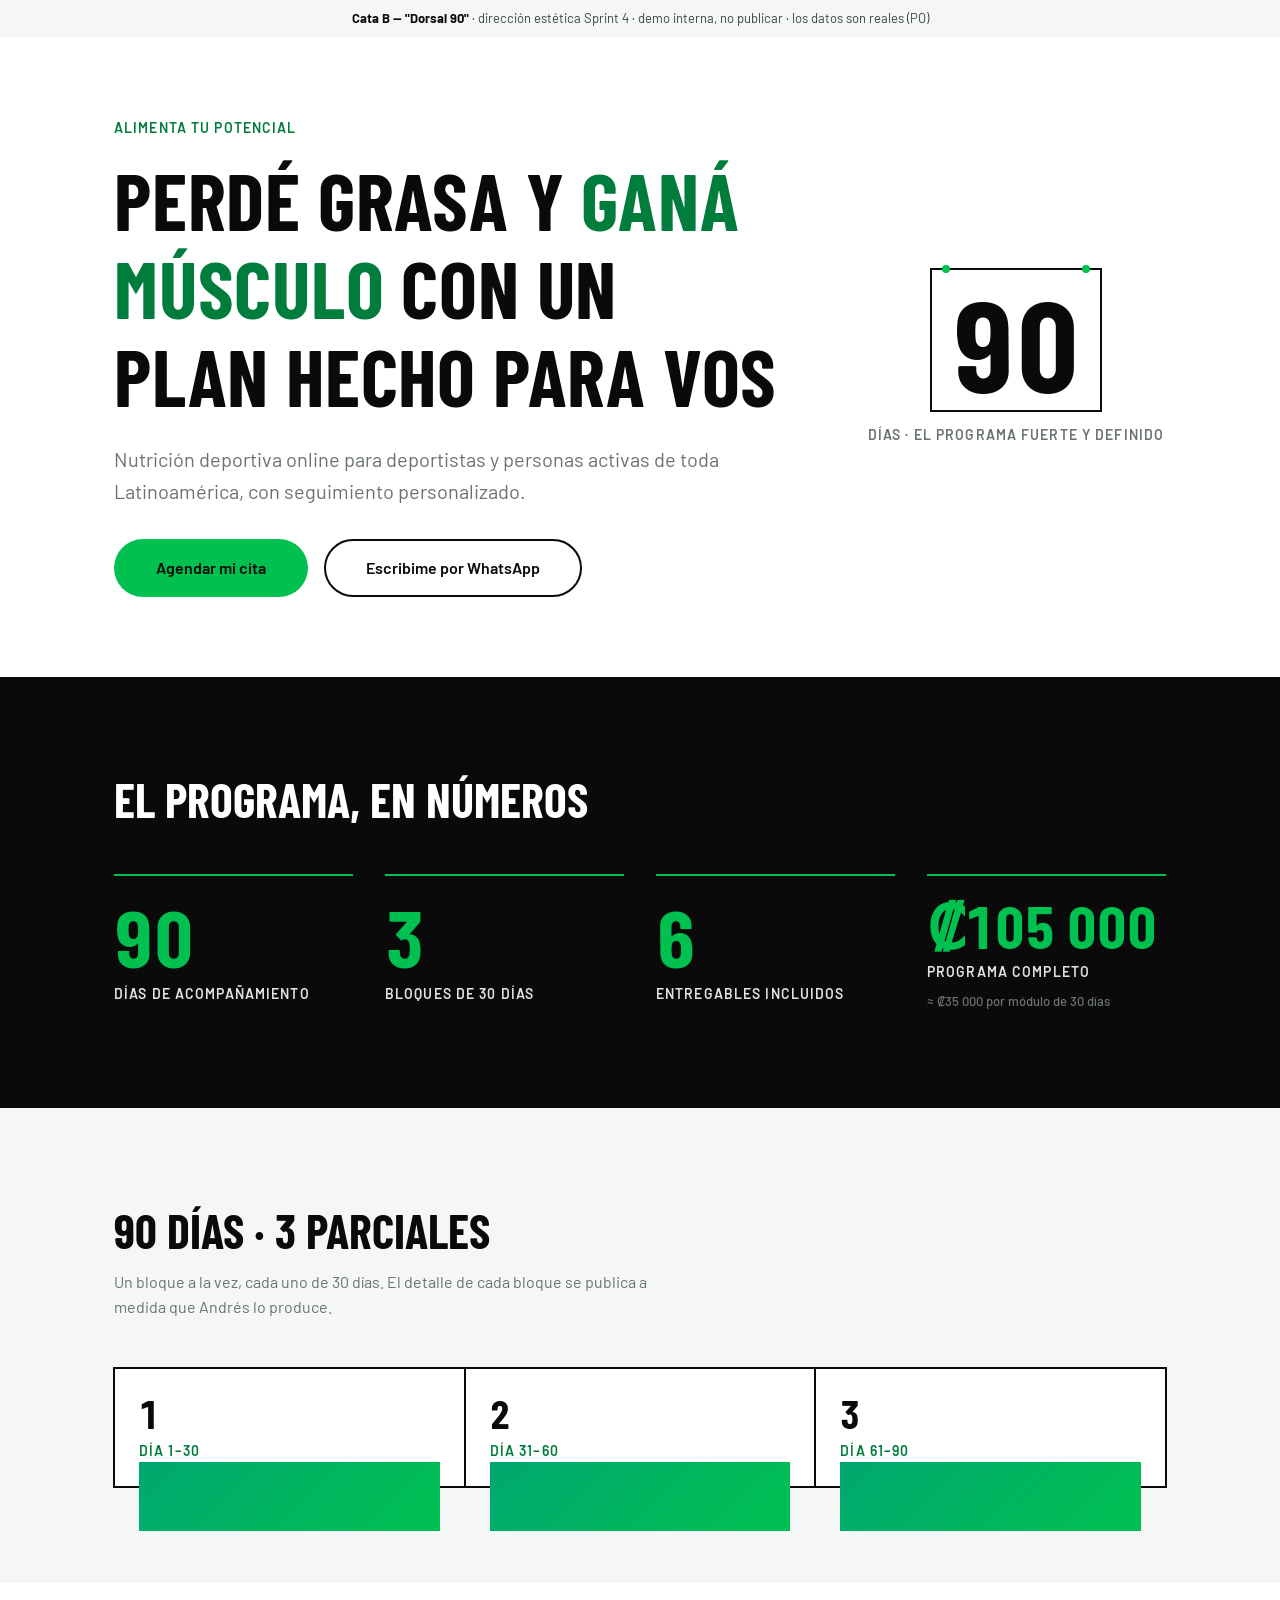
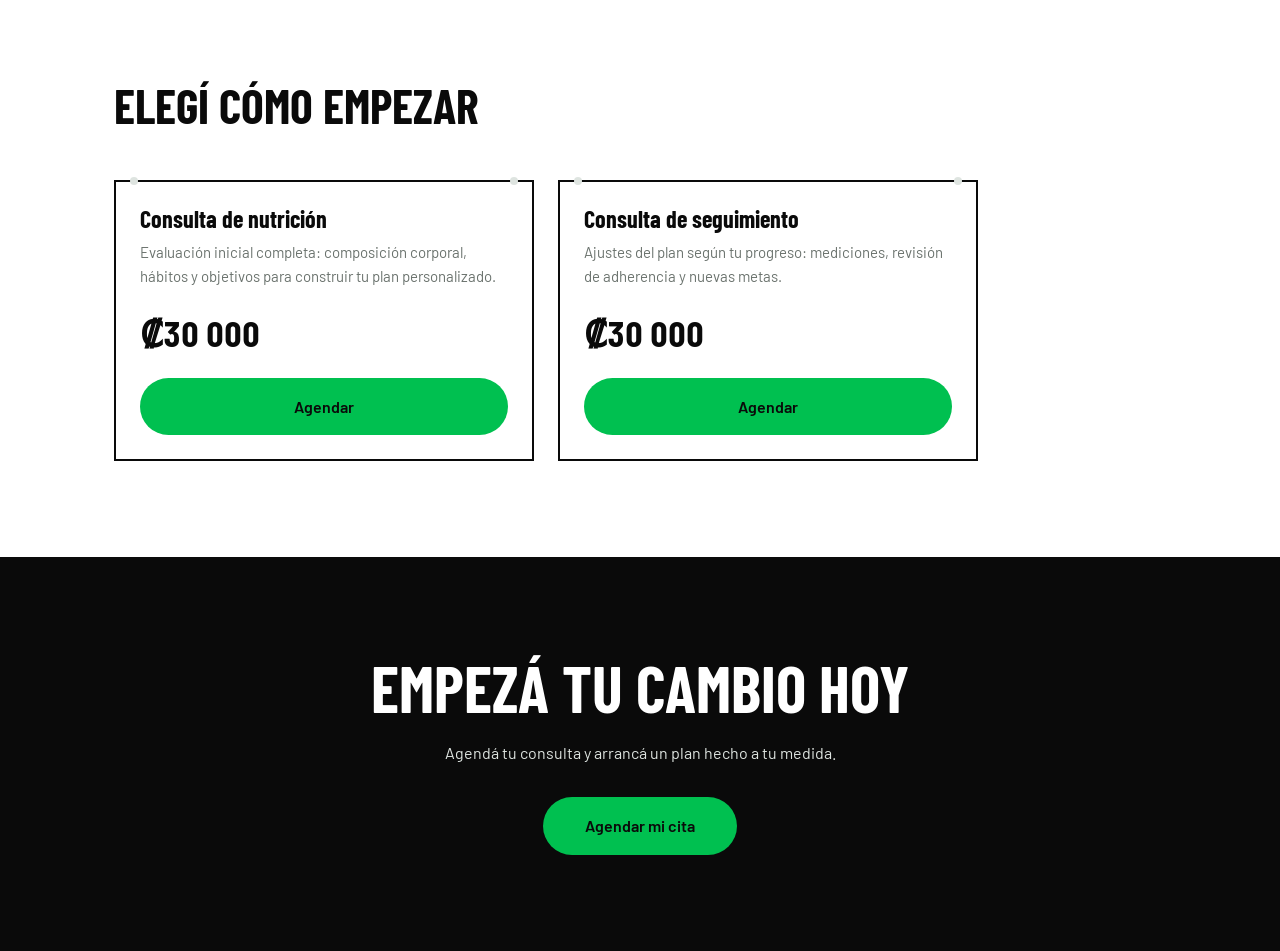
<file: docs/briefs-sprint4/catas/cata-b-dorsal-90.html>
<!DOCTYPE html>
<html lang="es">
<head>
<meta charset="UTF-8">
<meta name="viewport" content="width=device-width, initial-scale=1">
<meta name="robots" content="noindex">
<title>Cata B — Dorsal 90 · Sprint 4 · Nutrición Activa</title>
<link rel="preconnect" href="https://fonts.googleapis.com">
<link rel="preconnect" href="https://fonts.gstatic.com" crossorigin>
<link href="https://fonts.googleapis.com/css2?family=Barlow+Condensed:wght@600;700&family=Barlow:wght@400;500;600&display=swap" rel="stylesheet">
<script>document.documentElement.classList.add("js");</script>
<style>
/* ============================================================
   CATA INTERNA — Dirección B "Dorsal 90" (Sprint 4, D-18)
   Día de competencia: dorsal, cronómetro, tablero de resultados.
   Alternancia de bloques endurecida, bordes 2px, count-ups de datos
   reales una sola vez. Tokens de marca intocables. No publicar.
   ============================================================ */
:root {
  --na-green: #00C050;
  --na-green-teal: #00A870;
  --na-green-dark: #007D3C;
  --na-green-tint: #E6F9EE;
  --na-black: #0A0A0A;
  --na-gray-700: #3D4440;
  --na-gray-500: #6B736E;
  --na-gray-200: #DEE4E0;
  --na-gray-100: #F4F7F5;
  --na-white: #FFFFFF;
  --na-gradient-brand: linear-gradient(135deg, #00A870 0%, #00C050 100%);
  --font-heading: "Barlow Condensed", "Arial Narrow", sans-serif;
  --font-body: "Barlow", "Helvetica Neue", Arial, sans-serif;
  --ease-out: cubic-bezier(0.16, 1, 0.3, 1);
}
* { margin: 0; padding: 0; box-sizing: border-box; }
body { background: var(--na-white); color: var(--na-gray-700); font-family: var(--font-body); line-height: 1.6; }
.wrap { max-width: 1100px; margin-inline: auto; padding-inline: 24px; }
section { padding-block: 96px; }
h1, h2, h3, .num { font-family: var(--font-heading); font-weight: 700; color: var(--na-black); line-height: 1.1; text-wrap: balance; }
p { text-wrap: pretty; max-width: 65ch; }

.cata-tag {
  background: var(--na-gray-100); color: var(--na-gray-700);
  font-size: 0.8125rem; padding: 8px 24px; text-align: center;
}
.cata-tag strong { color: var(--na-black); }

/* Dorsal: el marco de tela con la cifra tabular — gramática de la dirección */
.dorsal {
  display: inline-block;
  border: 2px solid var(--na-black);
  padding: 8px 20px 4px;
  position: relative;
  font-family: var(--font-heading);
  font-weight: 700;
  font-variant-numeric: tabular-nums;
  line-height: 1;
  background: var(--na-white);
  color: var(--na-black);
}
/* los "ganchos" del dorsal: dos puntos verdes arriba, como imperdibles */
.dorsal::before, .dorsal::after {
  content: "";
  position: absolute;
  top: -5px;
  width: 8px; height: 8px;
  border-radius: 50%;
  background: var(--na-green);
}
.dorsal::before { left: 10px; }
.dorsal::after { right: 10px; }

.kicker {
  color: var(--na-green-dark);
  font-weight: 600; font-size: 0.875rem;
  text-transform: uppercase; letter-spacing: 0.08em;
  display: block; margin-bottom: 16px;
}

/* ---------- Hero con cronómetro ---------- */
.hero { padding-block: 80px; }
.hero-grid { display: flex; flex-wrap: wrap; gap: 48px; align-items: center; }
.hero-copy { flex: 1 1 480px; }
.hero h1 { font-size: clamp(3rem, 7vw, 5rem); text-transform: uppercase; letter-spacing: 0.01em; margin-bottom: 24px; }
.hero h1 em { font-style: normal; color: var(--na-green-dark); }
.lead { font-size: 1.25rem; color: var(--na-gray-500); margin-bottom: 32px; }
.crono {
  flex: 0 1 300px;
  margin-inline: auto;
  text-align: center;
}
.crono .dorsal { font-size: clamp(4.5rem, 12vw, 8rem); }
.crono .crono-label {
  display: block;
  margin-top: 12px;
  font-weight: 600; font-size: 0.875rem;
  text-transform: uppercase; letter-spacing: 0.08em;
  color: var(--na-gray-500);
}
.btn {
  display: inline-block; font-weight: 600; font-size: 1rem;
  padding: 0.875rem 2.5rem; border-radius: 999px; text-decoration: none;
  cursor: pointer; border: 2px solid transparent;
  transition: background-color 250ms var(--ease-out), color 250ms var(--ease-out),
              border-color 250ms var(--ease-out), transform 150ms var(--ease-out);
}
.btn-primario { background: var(--na-green); color: var(--na-black); }
.btn-primario:hover { background: var(--na-green-dark); color: var(--na-white); }
.btn-borde { border-color: var(--na-black); color: var(--na-black); }
.btn-borde:hover { background: var(--na-black); color: var(--na-white); }
.btn:active { transform: scale(0.97); }
a:focus-visible, button:focus-visible { outline: 3px solid var(--na-green-dark); outline-offset: 2px; }
.tablero-oscuro a:focus-visible { outline-color: var(--na-white); }

/* ---------- Tablero de resultados (bloque negro protagonista) ---------- */
.tablero-oscuro { background: var(--na-black); color: var(--na-gray-200); }
.tablero-oscuro h2 { color: var(--na-white); font-size: clamp(2rem, 4vw, 3rem); text-transform: uppercase; margin-bottom: 48px; }
.stats { display: flex; flex-wrap: wrap; gap: 32px; list-style: none; }
.stats li { flex: 1 1 200px; border-top: 2px solid var(--na-green); padding-top: 16px; }
.stats .num {
  color: var(--na-green);
  font-size: clamp(3rem, 8vw, 5rem);
  font-variant-numeric: tabular-nums;
  display: block;
}
.stats .stat-label {
  color: var(--na-gray-200);
  font-weight: 600; font-size: 0.875rem;
  text-transform: uppercase; letter-spacing: 0.08em;
}
/* El precio: ₡105.000 usa un clamp más contenido que 90/3/6 (más caracteres,
   necesita respetar nowrap sin invadir la card vecina), pero sigue siendo
   la pieza dominante de su <li> — el .stat-sub queda inequívocamente atrás:
   sin mayúsculas, sin tracking, ~40% del tamaño del label. */
.stats .stat-precio .num { font-size: clamp(2.25rem, 6vw, 3.75rem); white-space: nowrap; }
.stats .stat-sub {
  display: block;
  margin-top: 8px;
  color: var(--na-gray-500);
  font-weight: 500;
  font-size: 0.8125rem;
  text-transform: none;
  letter-spacing: normal;
}

/* ---------- Parciales: la timeline de módulos como splits ---------- */
.parciales-sec { background: var(--na-gray-100); }
.parciales-sec h2 { font-size: clamp(2rem, 4vw, 3rem); text-transform: uppercase; margin-bottom: 12px; }
.parciales-sec .sub { color: var(--na-gray-500); margin-bottom: 48px; }
.splits { display: flex; flex-wrap: wrap; gap: 0; counter-reset: split; list-style: none; }
.split {
  flex: 1 1 220px;
  background: var(--na-white);
  border: 2px solid var(--na-black);
  margin: -1px; /* bordes compartidos: una sola línea entre celdas */
  padding: 24px;
  position: relative;
}
.split .split-num {
  font-family: var(--font-heading); font-weight: 700;
  font-size: 2.5rem; font-variant-numeric: tabular-nums;
  color: var(--na-black); line-height: 1;
}
.split .split-dias {
  display: block; margin-top: 4px;
  color: var(--na-green-dark); font-weight: 600;
  font-size: 0.875rem; text-transform: uppercase; letter-spacing: 0.08em;
}
.split .split-bar {
  margin-top: 16px; height: 6px; background: var(--na-gray-200);
  overflow: hidden;
}
.split .split-fill {
  display: block; height: 100%;
  background: var(--na-gradient-brand);
  transform-origin: left;
  transition: transform 900ms var(--ease-out);
}
/* estado vacío SOLO con JS: sin JS las barras nacen llenas */
.js .split:not(.is-in) .split-fill { transform: scaleX(0); }
.split:nth-child(2) .split-fill { transition-delay: 300ms; }
.split:nth-child(3) .split-fill { transition-delay: 600ms; }

/* ---------- Card de servicio con marco de dorsal ---------- */
.servicios h2 { font-size: clamp(2rem, 4vw, 3rem); text-transform: uppercase; margin-bottom: 48px; }
.cards { display: flex; flex-wrap: wrap; gap: 24px; }
.card {
  flex: 1 1 280px; max-width: 420px;
  border: 2px solid var(--na-black);
  padding: 24px;
  display: flex; flex-direction: column;
  position: relative;
  transition: border-color 250ms var(--ease-out);
}
.card::before, .card::after {
  content: "";
  position: absolute; top: -5px;
  width: 8px; height: 8px; border-radius: 50%;
  background: var(--na-gray-200);
  transition: background-color 250ms var(--ease-out);
}
.card::before { left: 14px; }
.card::after { right: 14px; }
.card:hover { border-color: var(--na-green); }
.card:hover::before, .card:hover::after { background: var(--na-green); }
.card h3 { font-size: 1.5rem; margin-bottom: 8px; }
.card .desc { color: var(--na-gray-500); font-size: 0.9375rem; margin-bottom: 16px; }
.card .precio {
  font-family: var(--font-heading); font-weight: 700;
  font-size: 2.25rem; font-variant-numeric: tabular-nums;
  color: var(--na-black); white-space: nowrap;
  margin-top: auto; margin-bottom: 16px;
}
.card .btn { text-align: center; }

/* ---------- Cierre ---------- */
.cierre { background: var(--na-black); color: var(--na-gray-200); text-align: center; }
.cierre h2 { color: var(--na-white); font-size: clamp(2.5rem, 5vw, 4rem); text-transform: uppercase; margin-bottom: 16px; }
.cierre p { margin-inline: auto; margin-bottom: 32px; }

.rv { transition: opacity 400ms var(--ease-out), transform 400ms var(--ease-out); }
/* oculto solo con JS presente: sin JS la página es visible completa */
.js .rv:not(.is-in) { opacity: 0; transform: translateY(12px); }

@media (max-width: 720px) {
  section { padding-block: 64px; }
  .splits { flex-direction: column; }
}
@media (prefers-reduced-motion: reduce) {
  *, *::before, *::after { animation-duration: 0.01ms !important; transition-duration: 0.01ms !important; }
  .js .rv:not(.is-in) { opacity: 1; transform: none; }
  .js .split:not(.is-in) .split-fill { transform: scaleX(1); }
}
</style>
</head>
<body>

<div class="cata-tag"><strong>Cata B — "Dorsal 90"</strong> · dirección estética Sprint 4 · demo interna, no publicar · los datos son reales (PO)</div>

<!-- Hero con cronómetro: tus 90 días arrancan cuando vos digás -->
<section class="hero">
  <div class="wrap hero-grid">
    <div class="hero-copy">
      <span class="kicker">Alimenta tu potencial</span>
      <h1>Perdé grasa y <em>ganá músculo</em> con un plan hecho para vos</h1>
      <p class="lead">Nutrición deportiva online para deportistas y personas activas de toda Latinoamérica, con seguimiento personalizado.</p>
      <div style="display:flex; flex-wrap:wrap; gap:16px;">
        <a class="btn btn-primario" href="#">Agendar mi cita</a>
        <a class="btn btn-borde" href="#">Escribime por WhatsApp</a>
      </div>
    </div>
    <div class="crono">
      <!-- count-up 0 -> 90, una vez, al entrar en viewport; el HTML trae el
           valor final para que sin JS (o con reduced-motion) se lea 90 -->
      <span class="dorsal num" data-countup="90" aria-label="90 días">90</span>
      <span class="crono-label">Días · el programa Fuerte y Definido</span>
    </div>
  </div>
</section>

<!-- Tablero de resultados: el lenguaje de datos reemplaza la tríada interrogativa -->
<section class="tablero-oscuro">
  <div class="wrap rv">
    <h2>El programa, en números</h2>
    <ul class="stats">
      <li><span class="num" data-countup="90">90</span><span class="stat-label">Días de acompañamiento</span></li>
      <li><span class="num" data-countup="3">3</span><span class="stat-label">Bloques de 30 días</span></li>
      <li><span class="num" data-countup="6">6</span><span class="stat-label">Entregables incluidos</span></li>
      <!-- FIX jerarquía de precio (feedback de cata): antes este item era el
           ÚNICO precio visible en toda la pieza y aparecía con el mismo peso
           que 90/3/6 (misma clase .num) — sin el precio real a la vista,
           cualquiera leía ₡35.000 como "el precio". Ahora ₡105.000 (el
           programa completo) es el dato protagonista, del mismo tamaño que
           el resto del tablero; el equivalente por módulo baja a .stat-sub,
           visiblemente más chico y subordinado — no puede confundirse con
           el precio. -->
      <li class="stat-precio">
        <span class="num">₡105 000</span>
        <span class="stat-label">Programa completo</span>
        <span class="stat-sub">≈ ₡35 000 por módulo de 30 días</span>
      </li>
    </ul>
  </div>
</section>

<!-- Los módulos como tabla de parciales (splits de carrera) -->
<section class="parciales-sec">
  <div class="wrap rv">
    <h2>90 días · 3 parciales</h2>
    <p class="sub">Un bloque a la vez, cada uno de 30 días. El detalle de cada bloque se publica a medida que Andrés lo produce.</p>
    <ol class="splits">
      <li class="split" data-split><span class="split-num">1</span><span class="split-dias">Día 1–30</span><span class="split-bar"><span class="split-fill"></span></span></li>
      <li class="split" data-split><span class="split-num">2</span><span class="split-dias">Día 31–60</span><span class="split-bar"><span class="split-fill"></span></span></li>
      <li class="split" data-split><span class="split-num">3</span><span class="split-dias">Día 61–90</span><span class="split-bar"><span class="split-fill"></span></span></li>
    </ol>
  </div>
</section>

<!-- Card de servicio con marco de dorsal (hover: el dorsal se prende) -->
<section class="servicios">
  <div class="wrap rv">
    <h2>Elegí cómo empezar</h2>
    <div class="cards">
      <article class="card">
        <h3>Consulta de nutrición</h3>
        <p class="desc">Evaluación inicial completa: composición corporal, hábitos y objetivos para construir tu plan personalizado.</p>
        <p class="precio">₡30 000</p>
        <a class="btn btn-primario" href="#">Agendar</a>
      </article>
      <article class="card">
        <h3>Consulta de seguimiento</h3>
        <p class="desc">Ajustes del plan según tu progreso: mediciones, revisión de adherencia y nuevas metas.</p>
        <p class="precio">₡30 000</p>
        <a class="btn btn-primario" href="#">Agendar</a>
      </article>
    </div>
  </div>
</section>

<!-- Cierre -->
<section class="cierre">
  <div class="wrap rv">
    <h2>Empezá tu cambio hoy</h2>
    <p>Agendá tu consulta y arrancá un plan hecho a tu medida.</p>
    <a class="btn btn-primario" href="#">Agendar mi cita</a>
  </div>
</section>

<script>
// Count-ups de datos reales, una sola vez, <=1s (MASTER §8, nunca implementado
// hasta ahora). Con reduced-motion: valores finales estáticos, sin animar.
(function () {
  var reduce = window.matchMedia("(prefers-reduced-motion: reduce)").matches;
  var counts = document.querySelectorAll("[data-countup]");
  if (reduce) {
    // el HTML ya trae los valores finales; solo marcar todo como visible
    document.querySelectorAll(".rv").forEach(function (el) { el.classList.add("is-in"); });
    document.querySelectorAll("[data-split]").forEach(function (el) { el.classList.add("is-in"); });
    return;
  }
  // con JS y motion pleno: bajar a 0 justo antes de observar, para animar
  counts.forEach(function (el) { el.textContent = "0"; });
  function countUp(el) {
    var target = parseInt(el.getAttribute("data-countup"), 10);
    var start = null, dur = 900;
    function step(ts) {
      if (!start) start = ts;
      var p = Math.min((ts - start) / dur, 1);
      // ease-out: los últimos números caen despacio, como un cronómetro que frena
      var eased = 1 - Math.pow(1 - p, 3);
      el.textContent = Math.round(eased * target);
      if (p < 1) requestAnimationFrame(step);
    }
    requestAnimationFrame(step);
  }
  var io = new IntersectionObserver(function (entries) {
    entries.forEach(function (e) {
      if (!e.isIntersecting) return;
      io.unobserve(e.target);
      if (e.target.hasAttribute("data-countup")) countUp(e.target);
      else e.target.classList.add("is-in");
    });
  }, { threshold: 0.3 });
  counts.forEach(function (el) { io.observe(el); });
  document.querySelectorAll(".rv, [data-split]").forEach(function (el) { io.observe(el); });
})();
</script>

</body>
</html>
</file>
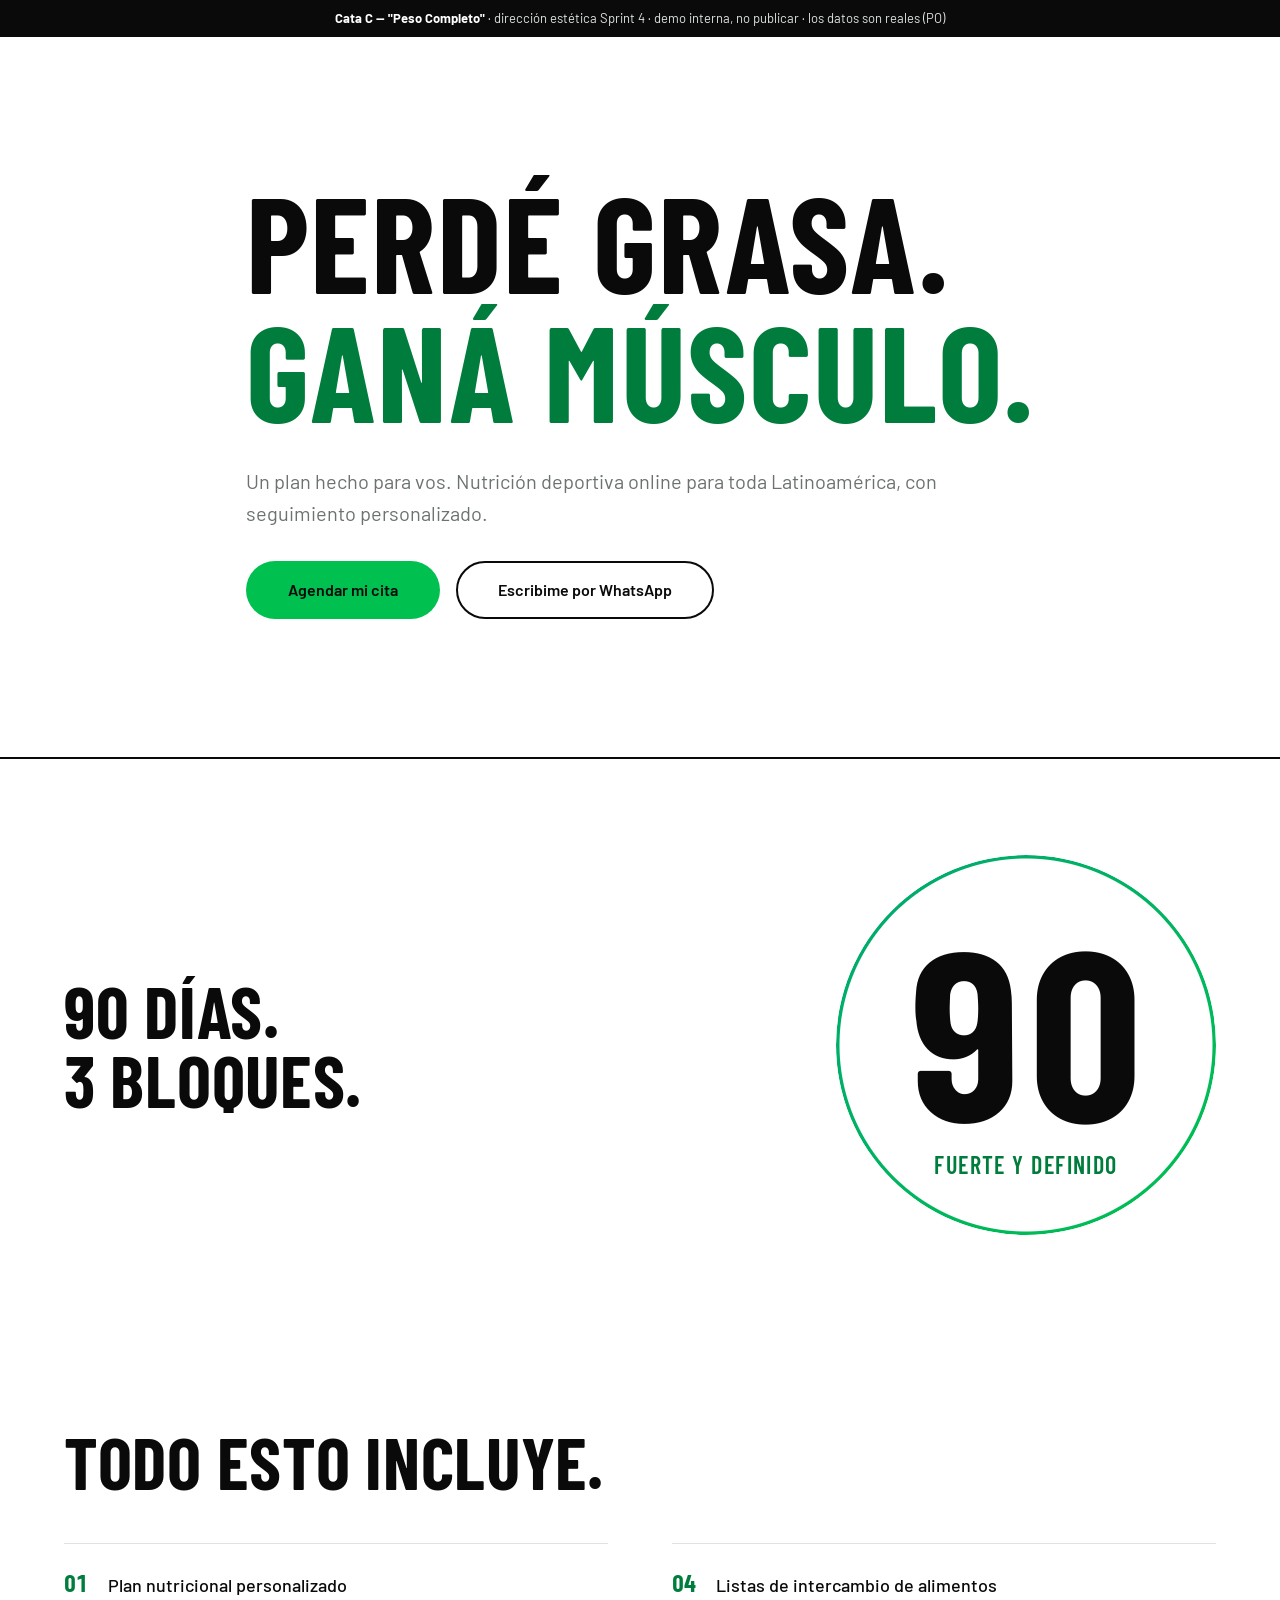
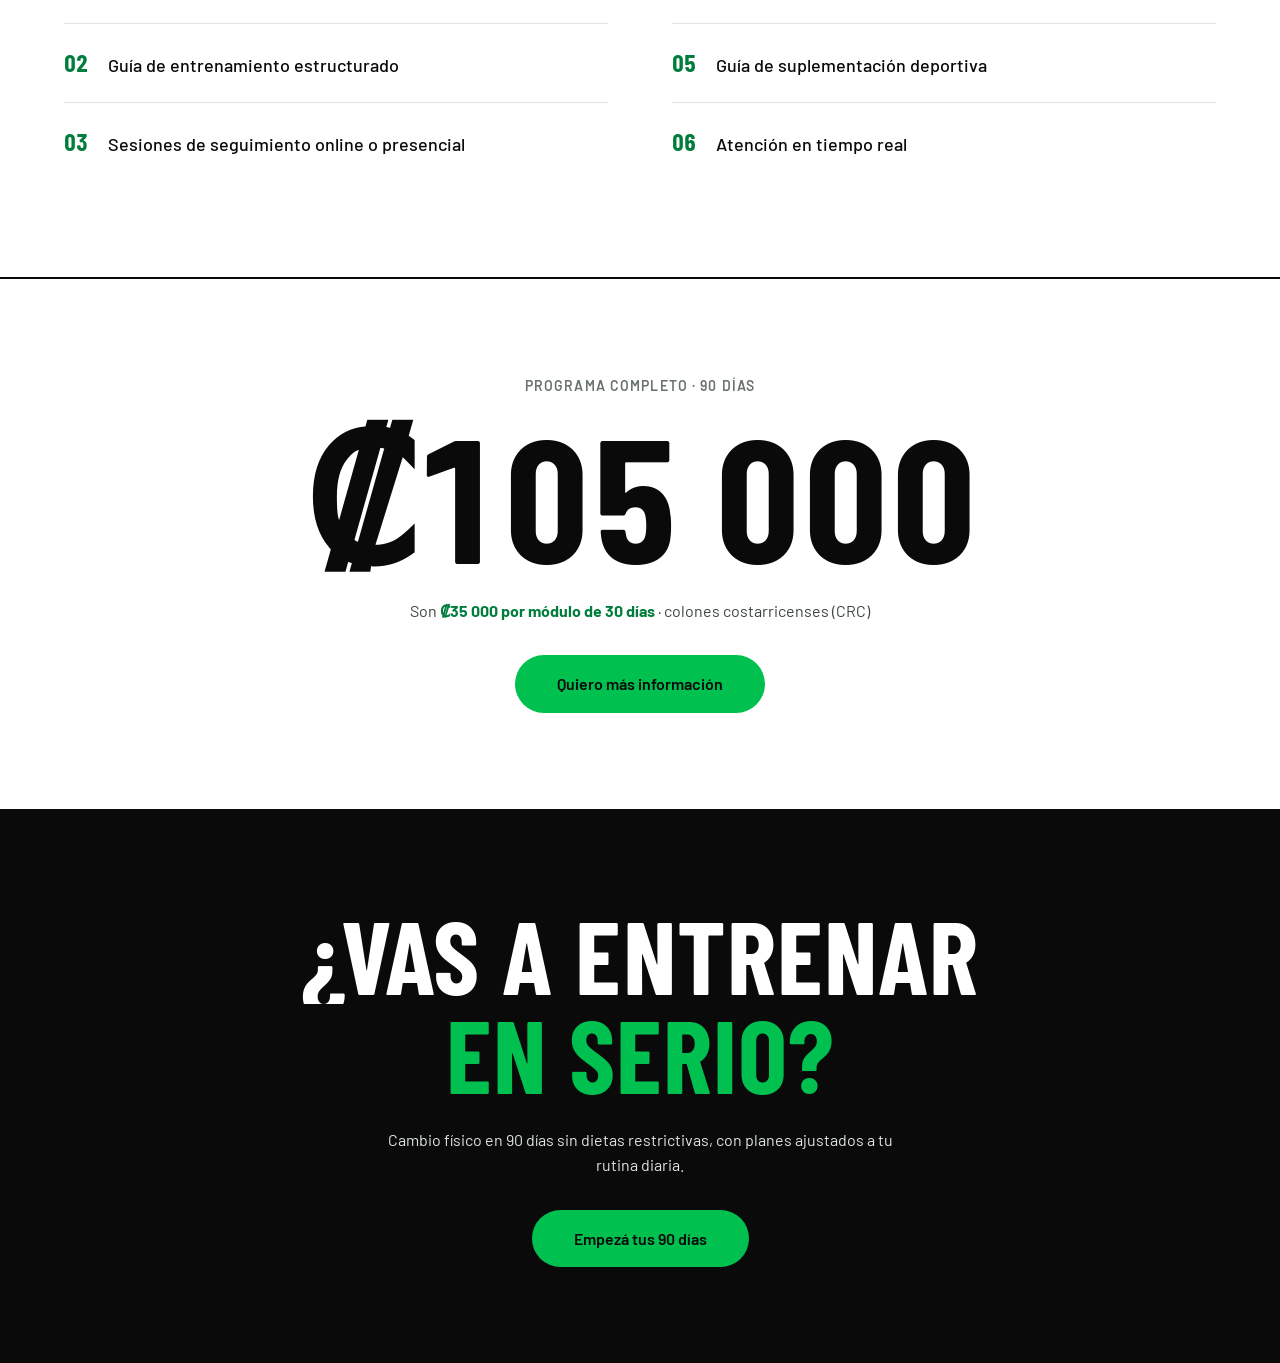
<file: docs/briefs-sprint4/catas/cata-c-peso-completo.html>
<!DOCTYPE html>
<html lang="es">
<head>
<meta charset="UTF-8">
<meta name="viewport" content="width=device-width, initial-scale=1">
<meta name="robots" content="noindex">
<title>Cata C — Peso Completo · Sprint 4 · Nutrición Activa</title>
<link rel="preconnect" href="https://fonts.googleapis.com">
<link rel="preconnect" href="https://fonts.gstatic.com" crossorigin>
<link href="https://fonts.googleapis.com/css2?family=Barlow+Condensed:wght@600;700&family=Barlow:wght@400;500;600&display=swap" rel="stylesheet">
<script>document.documentElement.classList.add("js");</script>
<style>
/* ============================================================
   CATA INTERNA — Dirección C "Peso Completo" (Sprint 4, D-18)
   Cartel de velada de boxeo: tinta negra sobre papel blanco,
   tipografía edge-to-edge, un golpe de verde por viewport,
   cero sombras. Tokens de marca intocables. No publicar.
   ============================================================ */
:root {
  --na-green: #00C050;
  --na-green-dark: #007D3C;
  --na-black: #0A0A0A;
  --na-gray-700: #3D4440;
  --na-gray-500: #6B736E;
  --na-gray-200: #DEE4E0;
  --na-white: #FFFFFF;
  --na-gradient-brand: linear-gradient(135deg, #00A870 0%, #00C050 100%);
  --font-heading: "Barlow Condensed", "Arial Narrow", sans-serif;
  --font-body: "Barlow", "Helvetica Neue", Arial, sans-serif;
  --ease-out: cubic-bezier(0.16, 1, 0.3, 1);
}
* { margin: 0; padding: 0; box-sizing: border-box; }
body { background: var(--na-white); color: var(--na-gray-700); font-family: var(--font-body); line-height: 1.6; }
.wrap { max-width: 1200px; margin-inline: auto; padding-inline: 24px; }
section { padding-block: 96px; }
p { text-wrap: pretty; max-width: 65ch; }

.cata-tag {
  background: var(--na-black); color: var(--na-gray-200);
  font-size: 0.8125rem; padding: 8px 24px; text-align: center;
}
.cata-tag strong { color: var(--na-white); }

/* El cartel: titulares condensados edge-to-edge, jerarquía por escala bruta */
.cartel {
  font-family: var(--font-heading);
  font-weight: 700;
  color: var(--na-black);
  text-transform: uppercase;
  letter-spacing: 0.01em;
  line-height: 0.95;
  text-wrap: balance;
}
.golpe { color: var(--na-green-dark); } /* el único verde del viewport */

/* Reveal de cartel: la línea "sube" desde su renglón (overflow, un golpe).
   El estado oculto SOLO existe con JS presente: sin JS el cartel es visible. */
.linea { display: block; overflow: hidden; }
.linea > span { display: block; transition: transform 450ms var(--ease-out); }
.js .rv-cartel:not(.is-in) .linea > span { transform: translateY(110%); }
.rv-cartel.is-in .linea:nth-child(2) > span { transition-delay: 90ms; }

/* ---------- Hero-cartel ---------- */
.hero { padding-block: 64px; min-height: 80vh; display: flex; flex-direction: column; justify-content: center; }
.hero .cartel { font-size: clamp(3.5rem, 11vw, 8.5rem); }
.hero .lead { font-size: 1.25rem; color: var(--na-gray-500); margin: 32px 0; }
.cta-row { display: flex; flex-wrap: wrap; gap: 16px; }
.btn {
  display: inline-block; font-weight: 600; font-size: 1rem;
  padding: 0.875rem 2.5rem; border-radius: 999px; text-decoration: none;
  cursor: pointer; border: 2px solid transparent;
  transition: background-color 200ms var(--ease-out), color 200ms var(--ease-out),
              border-color 200ms var(--ease-out), transform 150ms var(--ease-out);
}
.btn-tinta { background: var(--na-green); color: var(--na-black); }
.btn-tinta:hover { background: var(--na-green-dark); color: var(--na-white); }
.btn-borde { border-color: var(--na-black); color: var(--na-black); }
.btn-borde:hover { background: var(--na-black); color: var(--na-white); }
.btn:active { transform: scale(0.97); }
a:focus-visible, button:focus-visible { outline: 3px solid var(--na-green-dark); outline-offset: 2px; }
.cierre a:focus-visible { outline-color: var(--na-white); }

/* ---------- El 90 a escala de pared, aro como trazo ---------- */
.pared { border-top: 2px solid var(--na-black); }
.pared-grid { display: flex; flex-wrap: wrap; align-items: center; gap: 48px; }
.pared .cartel { font-size: clamp(2.5rem, 6vw, 4.5rem); flex: 1 1 380px; }
.aro-trazo {
  position: relative;
  flex: 0 1 380px;
  aspect-ratio: 1;
  margin-inline: auto;
  min-width: 260px;
  display: flex; flex-direction: column; align-items: center; justify-content: center;
}
.aro-trazo::before {
  content: "";
  position: absolute; inset: 0;
  border-radius: 50%;
  background: var(--na-gradient-brand);
  /* el aro como línea fina: versión "tinta" de la firma, sin glow */
  -webkit-mask: radial-gradient(farthest-side, transparent calc(100% - 4px), #000 calc(100% - 3px));
  mask: radial-gradient(farthest-side, transparent calc(100% - 4px), #000 calc(100% - 3px));
}
.aro-trazo .num {
  font-family: var(--font-heading); font-weight: 700;
  font-size: clamp(8rem, 24vw, 15rem);
  font-variant-numeric: tabular-nums;
  color: var(--na-black); line-height: 1;
}
.aro-trazo .num-label {
  font-family: var(--font-heading); font-weight: 600;
  font-size: 1.5rem; text-transform: uppercase; letter-spacing: 0.06em;
  color: var(--na-green-dark);
}

/* ---------- Ficha técnica 01–06 (mata el grid de features) ---------- */
.ficha h2 { margin-bottom: 48px; }
.ficha .cartel { font-size: clamp(2.5rem, 6vw, 4.5rem); }
.ficha-lista {
  list-style: none;
  columns: 2; column-gap: 64px;
  counter-reset: item;
}
.ficha-lista li {
  counter-increment: item;
  break-inside: avoid;
  border-top: 1px solid var(--na-gray-200);
  padding: 20px 0;
  font-weight: 500;
  font-size: 1.125rem;
  color: var(--na-black);
  display: flex; gap: 20px; align-items: baseline;
}
.ficha-lista li::before {
  content: "0" counter(item);
  font-family: var(--font-heading);
  font-weight: 700;
  font-size: 1.5rem;
  font-variant-numeric: tabular-nums;
  color: var(--na-green-dark);
}

/* ---------- El precio como cartel de bolsa ---------- */
.bolsa { border-top: 2px solid var(--na-black); text-align: center; }
.bolsa .etiqueta {
  font-weight: 600; font-size: 0.875rem;
  text-transform: uppercase; letter-spacing: 0.08em;
  color: var(--na-gray-500);
  display: block; margin-bottom: 8px;
}
.bolsa .precio {
  font-family: var(--font-heading); font-weight: 700;
  font-size: clamp(4.5rem, 14vw, 11rem);
  font-variant-numeric: tabular-nums;
  color: var(--na-black); line-height: 1;
  white-space: nowrap;
}
.bolsa .detalle { color: var(--na-gray-700); margin: 16px auto 32px; }
.bolsa .detalle strong { color: var(--na-green-dark); }

/* ---------- Cierre: cartel negro ---------- */
.cierre { background: var(--na-black); color: var(--na-gray-200); text-align: center; }
.cierre .cartel { color: var(--na-white); font-size: clamp(3rem, 9vw, 6.5rem); }
.cierre .cartel .golpe { color: var(--na-green); } /* sobre negro, el brillante sí */
.cierre p { margin: 24px auto 32px; }

@media (max-width: 720px) {
  section { padding-block: 64px; }
  .ficha-lista { columns: 1; }
}
@media (prefers-reduced-motion: reduce) {
  *, *::before, *::after { transition-duration: 0.01ms !important; animation-duration: 0.01ms !important; }
  .js .rv-cartel:not(.is-in) .linea > span { transform: none; }
}
</style>
</head>
<body>

<div class="cata-tag"><strong>Cata C — "Peso Completo"</strong> · dirección estética Sprint 4 · demo interna, no publicar · los datos son reales (PO)</div>

<!-- Hero-cartel: la promesa leída desde la otra acera -->
<section class="hero">
  <div class="wrap">
    <h1 class="cartel rv-cartel" data-rvc>
      <span class="linea"><span>Perdé grasa.</span></span>
      <span class="linea"><span class="golpe">Ganá músculo.</span></span>
    </h1>
    <p class="lead">Un plan hecho para vos. Nutrición deportiva online para toda Latinoamérica, con seguimiento personalizado.</p>
    <div class="cta-row">
      <a class="btn btn-tinta" href="#">Agendar mi cita</a>
      <a class="btn btn-borde" href="#">Escribime por WhatsApp</a>
    </div>
  </div>
</section>

<!-- El 90 a escala de pared: la versión tinta del momento wow -->
<section class="pared">
  <div class="wrap pared-grid">
    <h2 class="cartel rv-cartel" data-rvc>
      <span class="linea"><span>90 días.</span></span>
      <span class="linea"><span>3 bloques.</span></span>
    </h2>
    <div class="aro-trazo" role="img" aria-label="90 días, el programa Fuerte y Definido">
      <span class="num">90</span>
      <span class="num-label">Fuerte y Definido</span>
    </div>
  </div>
</section>

<!-- Qué incluye como ficha técnica 01–06: dos columnas tipográficas -->
<section class="ficha">
  <div class="wrap">
    <h2 class="cartel rv-cartel" data-rvc><span class="linea"><span>Todo esto incluye.</span></span></h2>
    <ul class="ficha-lista">
      <li>Plan nutricional personalizado</li>
      <li>Guía de entrenamiento estructurado</li>
      <li>Sesiones de seguimiento online o presencial</li>
      <li>Listas de intercambio de alimentos</li>
      <li>Guía de suplementación deportiva</li>
      <li>Atención en tiempo real</li>
    </ul>
  </div>
</section>

<!-- El precio como cartel de bolsa: la Cifra Protagonista a su conclusión lógica -->
<section class="bolsa">
  <div class="wrap">
    <span class="etiqueta">Programa completo · 90 días</span>
    <p class="precio">₡105 000</p>
    <p class="detalle">Son <strong>₡35 000 por módulo de 30 días</strong> · colones costarricenses (CRC)</p>
    <a class="btn btn-tinta" href="#">Quiero más información</a>
  </div>
</section>

<!-- Cierre: cartel negro -->
<section class="cierre">
  <div class="wrap">
    <h2 class="cartel rv-cartel" data-rvc>
      <span class="linea"><span>¿Vas a entrenar</span></span>
      <span class="linea"><span class="golpe">en serio?</span></span>
    </h2>
    <p>Cambio físico en 90 días sin dietas restrictivas, con planes ajustados a tu rutina diaria.</p>
    <a class="btn btn-tinta" href="#">Empezá tus 90 días</a>
  </div>
</section>

<script>
// Un solo tipo de motion en toda la dirección: el titular sube desde su
// renglón (clip por overflow), 450ms, una vez. Nada más se mueve.
(function () {
  var carteles = document.querySelectorAll("[data-rvc]");
  if (window.matchMedia("(prefers-reduced-motion: reduce)").matches) {
    carteles.forEach(function (el) { el.classList.add("is-in"); });
    return;
  }
  var io = new IntersectionObserver(function (entries) {
    entries.forEach(function (e) {
      if (e.isIntersecting) { e.target.classList.add("is-in"); io.unobserve(e.target); }
    });
  }, { threshold: 0.4 });
  carteles.forEach(function (el) { io.observe(el); });
})();
</script>

</body>
</html>
</file>
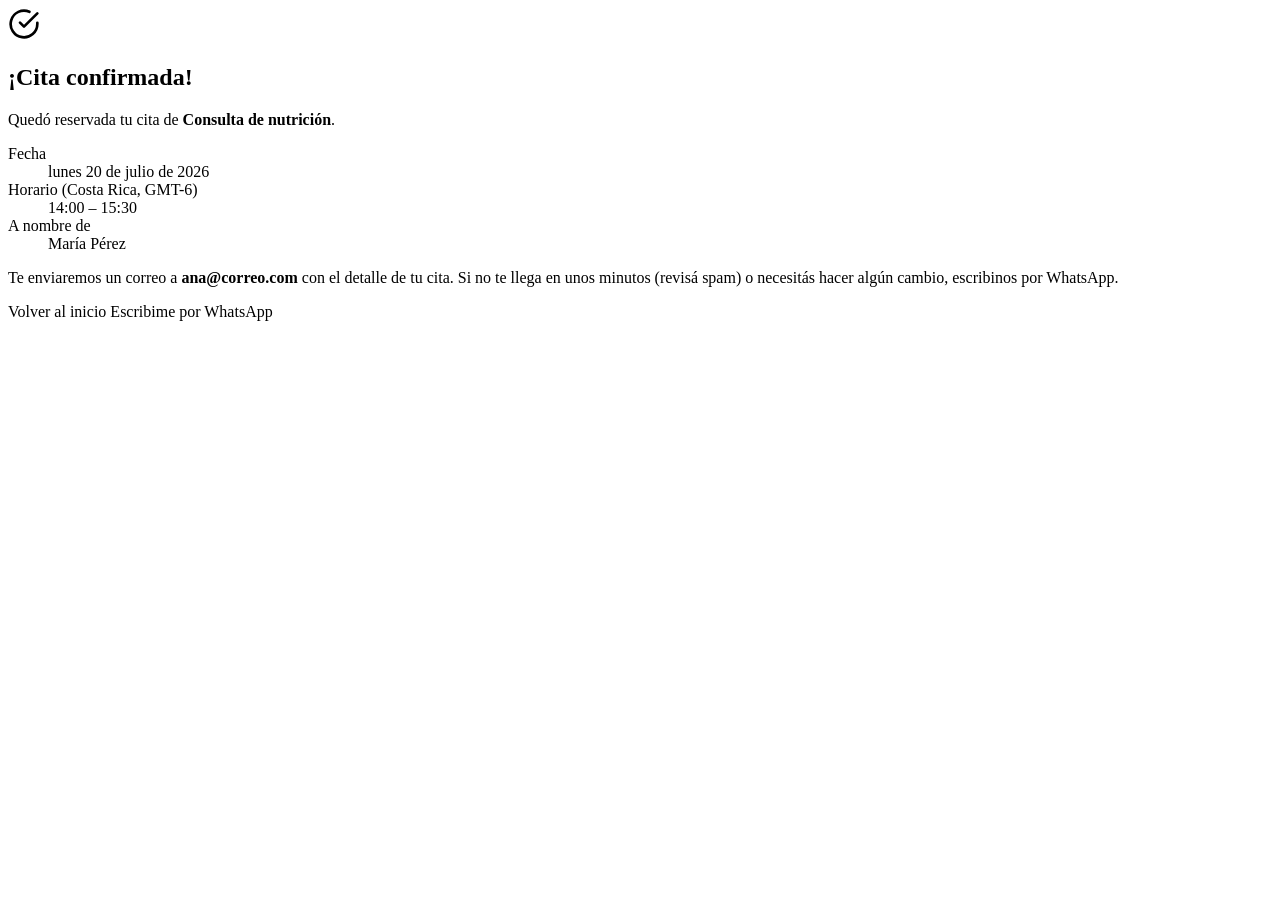
<file: src/main/resources/templates/agendar-confirmacion.html>
<!DOCTYPE html>
<html lang="es" xmlns:th="http://www.thymeleaf.org">
<head th:replace="~{fragments/layout :: head(pageTitle='Cita confirmada — Nutrición Activa', pageDescription=null, pageImage=null, pagePath=null)}">
    <title>Cita confirmada — Nutrición Activa</title>
</head>
<body>

<nav th:replace="~{fragments/layout :: navbar}"></nav>

<main id="contenido">

    <section class="na-section na-confirmacion">
        <div class="container">
            <div class="na-confirmacion-card" data-reveal>

                <div class="na-confirmacion-icono" aria-hidden="true">
                    <svg xmlns="http://www.w3.org/2000/svg" width="32" height="32" viewBox="0 0 24 24"
                         fill="none" stroke="currentColor" stroke-width="2" stroke-linecap="round"
                         stroke-linejoin="round">
                        <path d="M22 11.08V12a10 10 0 1 1-5.93-9.14"/>
                        <polyline points="22 4 12 14.01 9 11.01"/>
                    </svg>
                </div>

                <h1 class="na-section-title text-center mb-3">¡Cita confirmada!</h1>
                <p class="text-center na-lead mb-4">
                    Quedó reservada tu cita de
                    <strong th:text="${servicio != null ? servicio.nombre : cita.servicioId}">Consulta de nutrición</strong>.
                </p>

                <!-- Jerarquía nueva (Bloque 6): fecha y horario son el dato accionable
                     (Cifra Protagonista), "a nombre de" es confirmación de contexto y
                     queda subordinado, separado por un hairline. Mismos dt/dd, mismo
                     texto, mismos valores — solo cambia el peso visual (styles.css). -->
                <dl class="na-confirmacion-resumen mb-0">
                    <div class="na-confirmacion-fecha">
                        <dt>Fecha</dt>
                        <dd th:text="${fechaFormateada}">lunes 20 de julio de 2026</dd>
                    </div>
                    <div class="na-confirmacion-fecha na-confirmacion-hora">
                        <dt>Horario (Costa Rica, GMT-6)</dt>
                        <dd th:text="|${horaInicio} – ${horaFin}|">14:00 – 15:30</dd>
                    </div>
                    <div>
                        <dt>A nombre de</dt>
                        <dd th:text="${cita.clienteNombre}">María Pérez</dd>
                    </div>
                </dl>

                <p class="na-confirmacion-aviso mt-4">
                    Te enviaremos un correo a <strong th:text="${cita.clienteCorreo}">ana@correo.com</strong> con el
                    detalle de tu cita. Si no te llega en unos minutos (revisá spam) o necesitás hacer algún cambio,
                    escribinos por WhatsApp.
                </p>

                <div class="d-flex flex-wrap justify-content-center gap-3 mt-4">
                    <a class="btn btn-outline-dark" th:href="@{/}">Volver al inicio</a>
                    <a class="btn btn-primary"
                       th:href="@{https://wa.me/{numero}(numero=${whatsapp.numero}, text=|Hola Andrés, acabo de agendar una cita de ${servicio != null ? servicio.nombre : cita.servicioId}|)}"
                       target="_blank" rel="noopener noreferrer">Escribime por WhatsApp</a>
                </div>

            </div>
        </div>
    </section>

</main>

<footer th:replace="~{fragments/layout :: footer}"></footer>

<th:block th:replace="~{fragments/layout :: scripts}"></th:block>

</body>
</html>
</file>
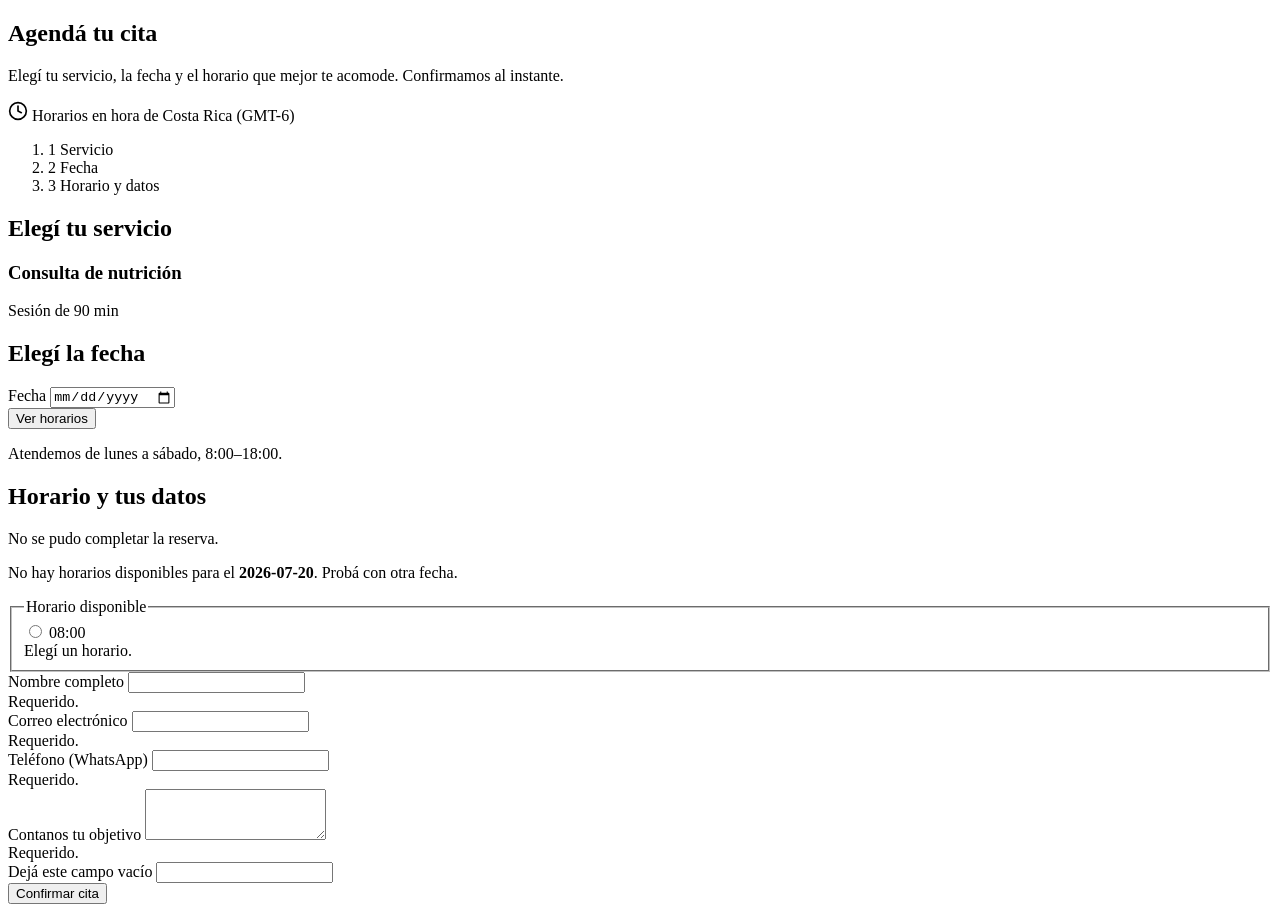
<file: src/main/resources/templates/agendar.html>
<!DOCTYPE html>
<html lang="es" xmlns:th="http://www.thymeleaf.org">
<head th:replace="~{fragments/layout :: head(pageTitle='Agendá tu cita — Nutrición Activa', pageDescription=null, pageImage=null, pagePath=null)}">
    <title>Agendá tu cita — Nutrición Activa</title>
</head>
<body>

<nav th:replace="~{fragments/layout :: navbar}"></nav>

<main id="contenido">

    <section class="na-section na-agendar">
        <div class="container">

            <div class="text-center mb-5">
                <h1 class="na-section-title mb-3" data-reveal>Agendá tu cita</h1>
                <p class="na-lead na-measure mx-auto mb-3" data-reveal data-reveal-delay="40">
                    Elegí tu servicio, la fecha y el horario que mejor te acomode. Confirmamos al instante.
                </p>
                <p class="na-agendar-nota mb-0" data-reveal data-reveal-delay="80">
                    <svg xmlns="http://www.w3.org/2000/svg" width="20" height="20" viewBox="0 0 24 24"
                         fill="none" stroke="currentColor" stroke-width="2" stroke-linecap="round"
                         stroke-linejoin="round" aria-hidden="true">
                        <circle cx="12" cy="12" r="10"/>
                        <polyline points="12 6 12 12 16 14"/>
                    </svg>
                    Horarios en hora de Costa Rica (GMT-6)
                </p>
            </div>

            <!-- Indicador de pasos (Bloque 6, MASTER §6.6 "Salas Iluminadas"): el
                 estado de cada paso viene directo del modelo, no de JS — Revelado en
                 Cascada al cargar, sin dependencia de scroll. -->
            <ol class="na-stepper" aria-label="Progreso de la reserva" data-reveal>
                <li class="na-stepper-item"
                    th:classappend="${servicioSeleccionado != null} ? 'is-done' : 'is-current'"
                    th:attr="aria-current=${servicioSeleccionado == null} ? 'step'">
                    <span class="na-stepper-dot" aria-hidden="true">1</span>
                    <span class="na-stepper-label">Servicio</span>
                </li>
                <li class="na-stepper-item"
                    th:classappend="${fechaSeleccionada != null} ? 'is-done' : (${servicioSeleccionado != null} ? 'is-current' : 'is-upcoming')"
                    th:attr="aria-current=${servicioSeleccionado != null and fechaSeleccionada == null} ? 'step'">
                    <span class="na-stepper-dot" aria-hidden="true">2</span>
                    <span class="na-stepper-label">Fecha</span>
                </li>
                <li class="na-stepper-item"
                    th:classappend="${servicioSeleccionado != null and fechaSeleccionada != null} ? 'is-current' : 'is-upcoming'"
                    th:attr="aria-current=${servicioSeleccionado != null and fechaSeleccionada != null} ? 'step'">
                    <span class="na-stepper-dot" aria-hidden="true">3</span>
                    <span class="na-stepper-label">Horario y datos</span>
                </li>
            </ol>

            <!-- ========== PASO 1: servicio ========== -->
            <div class="na-step" data-reveal>
                <h2 class="na-step-title">Elegí tu servicio</h2>
                <div class="na-servicio-picker" role="list">
                    <a th:each="s : ${serviciosAgendables}"
                       role="listitem"
                       class="na-servicio-opcion"
                       th:classappend="${servicioSeleccionado != null and servicioSeleccionado.id == s.id} ? 'is-selected'"
                       th:href="|/agendar?servicio=${s.id}#paso-2|"
                       th:attr="aria-current=${servicioSeleccionado != null and servicioSeleccionado.id == s.id} ? 'true'">
                        <h3 th:text="${s.nombre}">Consulta de nutrición</h3>
                        <p th:text="|Sesión de ${s.duracionMinutos} min|">Sesión de 90 min</p>
                    </a>
                </div>
            </div>

            <!-- ========== PASO 2: fecha (solo con servicio elegido) ==========
                 id + tabindex="-1": el ancla de fragmento del paso 1 aterriza
                 acá (mejora progresiva, sin JS) y mueve también el foco de
                 teclado/lector de pantalla, no solo el scroll — el mismo
                 mecanismo que un skip-link, aplicado a cada paso. -->
            <div class="na-step" id="paso-2" tabindex="-1" th:if="${servicioSeleccionado != null}" data-reveal>
                <h2 class="na-step-title">Elegí la fecha</h2>
                <form method="get" th:action="@{/agendar#paso-3}" class="na-fecha-form row g-3 align-items-end">
                    <input type="hidden" name="servicio" th:value="${servicioSeleccionado.id}">
                    <div class="col-12 col-sm-auto">
                        <label class="form-label" for="fecha">Fecha</label>
                        <input type="date" id="fecha" name="fecha" class="form-control"
                               th:min="${fechaMinima}" th:value="${fechaSeleccionada}" required>
                    </div>
                    <div class="col-12 col-sm-auto">
                        <button type="submit" class="btn btn-outline-dark">Ver horarios</button>
                    </div>
                    <div class="col-12">
                        <p class="na-fs-small text-body-secondary mb-0">Atendemos de lunes a sábado, 8:00–18:00.</p>
                        <p id="fecha-aviso-domingo" class="text-danger na-fs-small mb-0" role="alert" hidden>
                            Los domingos no atendemos — elegí otro día.
                        </p>
                    </div>
                </form>
            </div>

            <!-- ========== PASO 3: horario y datos (solo con servicio + fecha) ==========
                 El form de este paso también apunta su action a #paso-3: si el
                 POST vuelve a renderizar esta misma vista (spam, validación,
                 SlotNoDisponibleException — ver AgendarController), el
                 navegador aterriza y enfoca este paso de nuevo, con el error
                 ya adentro, sin que la persona tenga que buscarlo. -->
            <div class="na-step" id="paso-3" tabindex="-1" th:if="${servicioSeleccionado != null and fechaSeleccionada != null}" data-reveal>
                <h2 class="na-step-title">Horario y tus datos</h2>

                <div th:if="${errorGeneral}" class="alert alert-danger na-agendar-alerta" role="alert" data-reveal>
                    <span th:text="${errorGeneral}">No se pudo completar la reserva.</span>
                </div>

                <div th:if="${slotsDisponibles == null or #lists.isEmpty(slotsDisponibles)}" class="na-sin-horarios">
                    <p class="mb-0">
                        No hay horarios disponibles para el <strong th:text="${fechaSeleccionada}">2026-07-20</strong>.
                        Probá con otra fecha.
                    </p>
                </div>

                <form th:unless="${slotsDisponibles == null or #lists.isEmpty(slotsDisponibles)}"
                      method="post" th:action="@{/agendar#paso-3}" th:object="${reservaCitaForm}"
                      class="na-form-reserva" data-reserva-form novalidate>

                    <input type="hidden" th:field="*{servicioId}">
                    <input type="hidden" th:field="*{fecha}">

                    <fieldset class="mb-4">
                        <legend class="form-label">Horario disponible</legend>
                        <div class="na-slots" role="radiogroup" aria-label="Horarios disponibles">
                            <label class="na-slot" th:each="franja : ${slotsDisponibles}">
                                <input type="radio" th:field="*{horaInicio}" th:value="${franja.inicio()}">
                                <span th:text="${franja.inicio()}">08:00</span>
                            </label>
                        </div>
                        <div class="invalid-feedback d-block" role="alert"
                             th:if="${#fields.hasErrors('horaInicio')}" th:errors="*{horaInicio}">Elegí un horario.</div>
                    </fieldset>

                    <div class="row g-3">
                        <div class="col-12 col-md-6">
                            <label class="form-label" for="nombre">Nombre completo</label>
                            <input type="text" id="nombre" class="form-control" th:field="*{nombre}"
                                   th:classappend="${#fields.hasErrors('nombre')} ? 'is-invalid'"
                                   autocomplete="name">
                            <div class="invalid-feedback" role="alert" th:errors="*{nombre}">Requerido.</div>
                        </div>
                        <div class="col-12 col-md-6">
                            <label class="form-label" for="correo">Correo electrónico</label>
                            <input type="email" id="correo" class="form-control" th:field="*{correo}"
                                   th:classappend="${#fields.hasErrors('correo')} ? 'is-invalid'"
                                   autocomplete="email">
                            <div class="invalid-feedback" role="alert" th:errors="*{correo}">Requerido.</div>
                        </div>
                        <div class="col-12 col-md-6">
                            <label class="form-label" for="telefono">Teléfono (WhatsApp)</label>
                            <input type="tel" id="telefono" class="form-control" th:field="*{telefono}"
                                   th:classappend="${#fields.hasErrors('telefono')} ? 'is-invalid'"
                                   autocomplete="tel">
                            <div class="invalid-feedback" role="alert" th:errors="*{telefono}">Requerido.</div>
                        </div>
                        <div class="col-12">
                            <label class="form-label" for="motivo">Contanos tu objetivo</label>
                            <textarea id="motivo" class="form-control" rows="3" maxlength="500" th:field="*{motivo}"
                                      th:classappend="${#fields.hasErrors('motivo')} ? 'is-invalid'"></textarea>
                            <div class="invalid-feedback" role="alert" th:errors="*{motivo}">Requerido.</div>
                        </div>
                    </div>

                    <!-- Honeypot anti-bots: invisible para visitantes reales y lectores de pantalla -->
                    <div class="na-honeypot" aria-hidden="true">
                        <label for="paginaWeb">Dejá este campo vacío</label>
                        <input type="text" id="paginaWeb" th:field="*{paginaWeb}" tabindex="-1" autocomplete="off">
                    </div>

                    <button type="submit" class="btn btn-primary btn-lg mt-4" data-submit-btn>
                        <span class="na-btn-spinner" aria-hidden="true" hidden></span>
                        <span data-submit-btn-texto>Confirmar cita</span>
                    </button>
                </form>
            </div>

        </div>
    </section>

</main>

<footer th:replace="~{fragments/layout :: footer}"></footer>

<th:block th:replace="~{fragments/layout :: scripts}"></th:block>
<script th:src="@{/js/agendar.js}" defer></script>

</body>
</html>
</file>
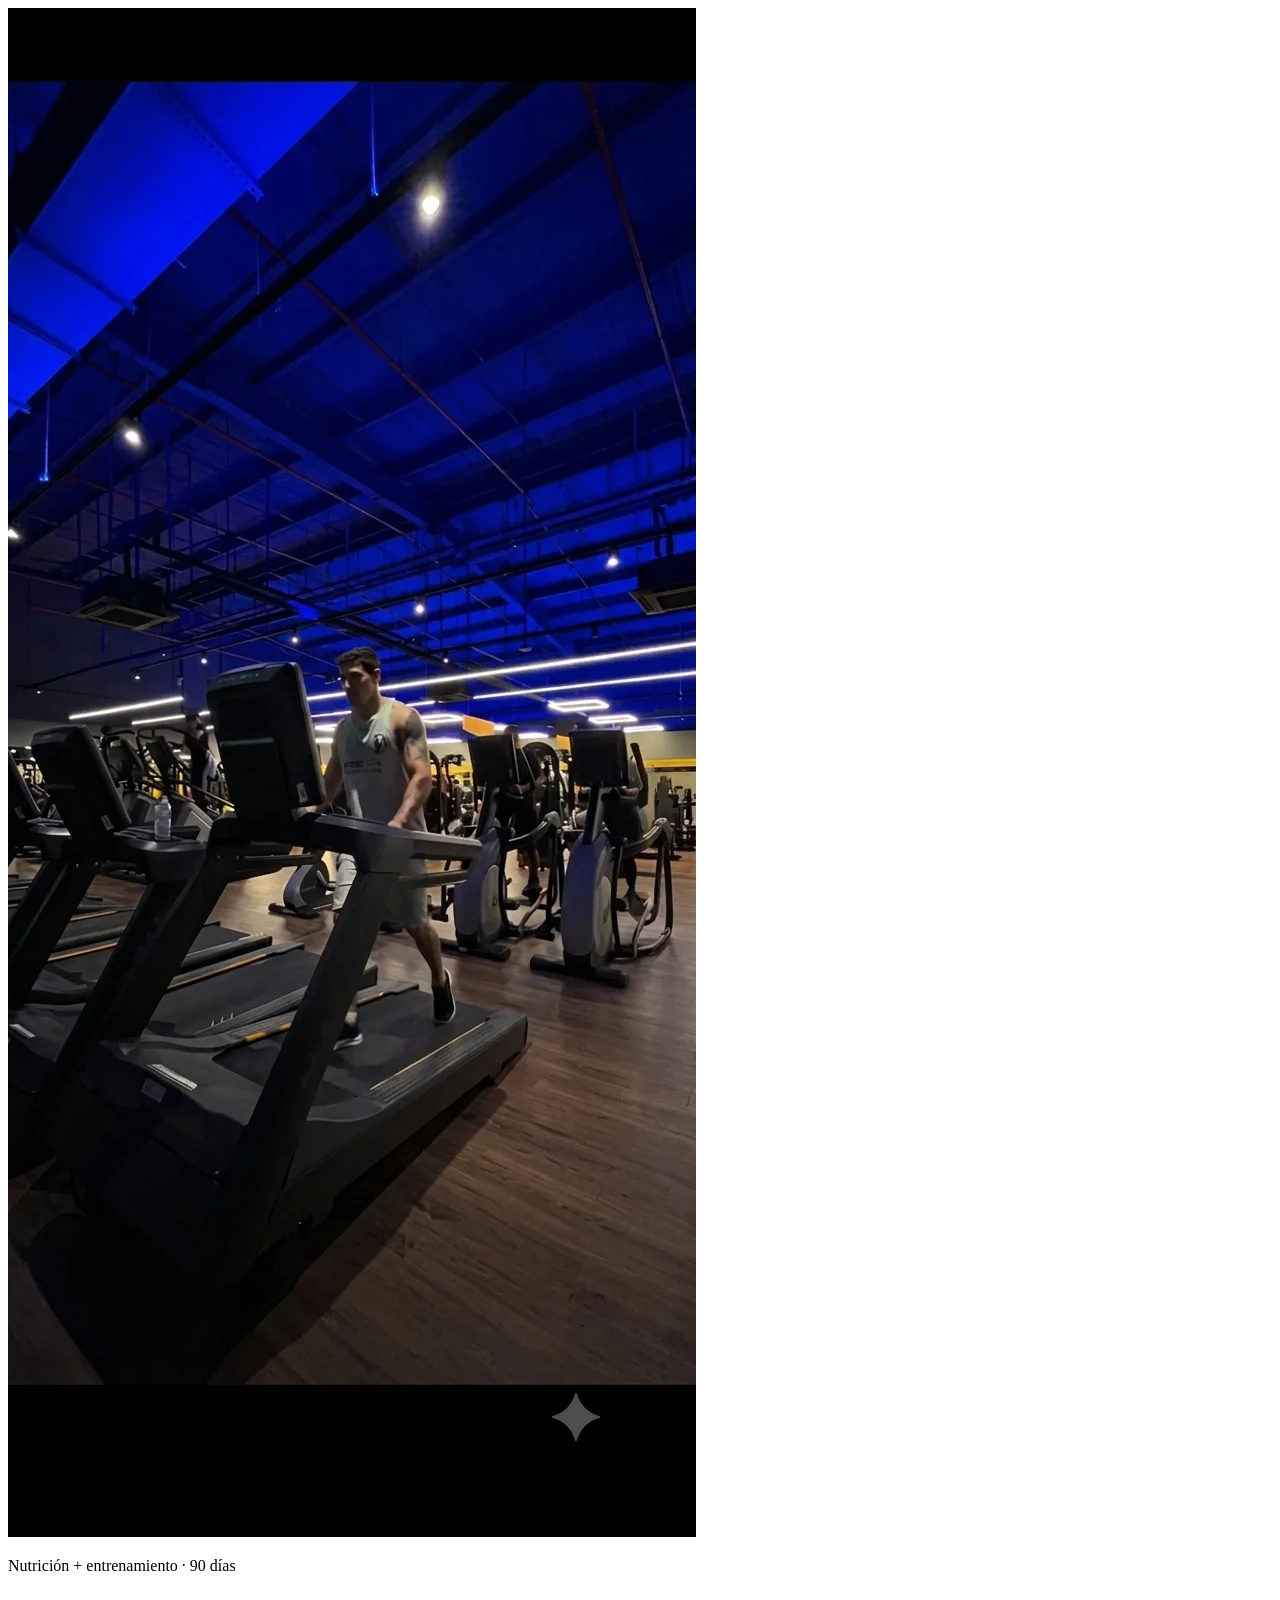
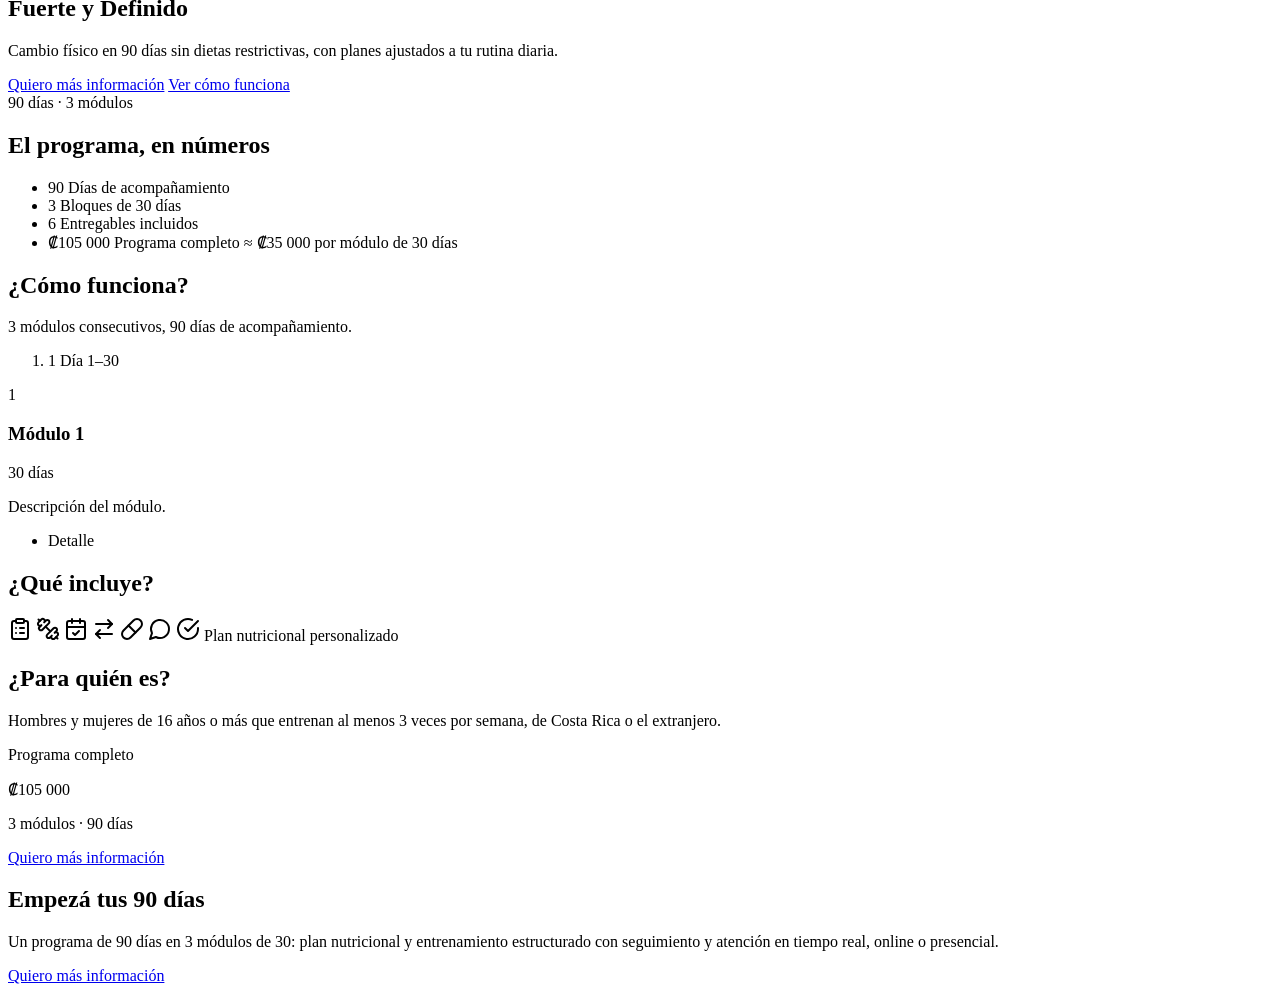
<file: src/main/resources/templates/programa.html>
<!DOCTYPE html>
<html lang="es" xmlns:th="http://www.thymeleaf.org">
<head th:replace="~{fragments/layout :: head(
        pageTitle='Programa Fuerte y Definido — Nutrición Activa',
        pageDescription='El programa Fuerte y Definido: 90 días, 3 módulos, plan nutricional y de entrenamiento con seguimiento de Andrés.',
        pageImage='/img/gym-ambiente.webp',
        pagePath='/programa')}">
    <title>Programa Fuerte y Definido — Nutrición Activa</title>
</head>
<body>

<nav th:replace="~{fragments/layout :: navbar}"></nav>

<main id="contenido">

    <!-- ========== HERO DEL PROGRAMA (HU-12) ==========
         Momento wow (b), MASTER §6.4b: el "90" dentro del aro degradado
         encendido sobre negro (composición de Bloque 4, recuperada tras
         probar y descartar la variante de tablero/calendario), con la foto
         de ambiente de gimnasio hundida de fondo. Ascenso Escalonado para
         el texto, Encendido para el aro como clímax (más tardío y más
         largo). Suma count-up de una sola vez dentro del aro (countup.js). -->
    <section class="na-section na-programa-hero">
        <div class="na-programa-hero-bg" aria-hidden="true">
            <img th:src="@{/img/gym-ambiente.webp}" src="../static/img/gym-ambiente.webp"
                 alt="" width="688" height="1529" loading="eager">
        </div>
        <div class="container">
            <div class="row align-items-center gy-5">
                <div class="col-12 col-lg-7">
                    <p class="na-eyebrow mb-0 na-ascenso" data-reveal data-reveal-delay="0"
                       th:text="${programa.eslogan}">
                        Nutrición + entrenamiento · 90 días</p>
                    <h1 class="mt-3 mb-3 na-ascenso" data-reveal data-reveal-delay="120"
                        th:text="${programa.nombre}">Fuerte y Definido</h1>
                    <p class="na-lead mb-4 na-ascenso" data-reveal data-reveal-delay="240"
                       th:text="${programa.mensajeVenta}">
                        Cambio físico en 90 días sin dietas restrictivas, con planes
                        ajustados a tu rutina diaria.
                    </p>
                    <div class="d-flex flex-wrap align-items-center gap-3 na-ascenso" data-reveal data-reveal-delay="360">
                        <!-- D-17: sin pago ni inscripción en línea — la venta cierra por WhatsApp -->
                        <a class="btn btn-primary btn-lg"
                           th:href="@{https://wa.me/{numero}(numero=${whatsapp.numero}, text='Hola Andrés, quiero información del programa Fuerte y Definido 💪')}"
                           href="https://wa.me/50689592110"
                           target="_blank" rel="noopener noreferrer">Quiero más información</a>
                        <a class="btn btn-outline-light btn-lg" href="#como-funciona">Ver cómo funciona</a>
                    </div>
                </div>
                <div class="col-12 col-lg-5">
                    <!-- Cifra Protagonista: el dato central del programa, no decoración.
                         Count-up 0→valor real, una sola vez, nunca en loop (countup.js);
                         el HTML ya trae el valor final en texto, así que sin JS (o con
                         reduced-motion) se lee "90" estático desde el primer render. -->
                    <div class="na-programa-cifra na-encendido" data-reveal data-reveal-delay="420">
                        <span class="na-programa-cifra-num" th:text="${programa.duracionDias}"
                              th:attr="data-countup=${programa.duracionDias}">90</span>
                        <span class="na-programa-cifra-label"
                              th:text="|días · ${#lists.size(programa.modulos)} módulos|">días · 3 módulos</span>
                    </div>
                </div>
            </div>
        </div>
    </section>

    <!-- ========== EL PROGRAMA, EN NÚMEROS ==========
         Componente importado de la Dirección B (MASTER §6.5): el PO pidió
         rescatar este tablero para /programa aunque eligió A como dirección
         general. Cifras derivadas del mismo `programa`/`programa.incluye` —
         cero datos nuevos, cero mágicos. Ajustes obligatorios del §6.5 ya
         aplicados en CSS: subtítulo en --na-dark-ink (nunca gris secundario)
         y el precio al mismo tamaño que 90/3/6. -->
    <section class="na-section na-superficie-oscura na-tablero" aria-label="El programa, en números">
        <div class="container">
            <h2 class="na-section-title mb-5 text-center" data-reveal>El programa, en números</h2>
            <ul class="na-tablero-stats list-unstyled row g-4" role="list">
                <li class="col-6 col-lg-3" data-reveal>
                    <span class="na-tablero-num" th:text="${programa.duracionDias}">90</span>
                    <span class="na-tablero-label">Días de acompañamiento</span>
                </li>
                <li class="col-6 col-lg-3" data-reveal data-reveal-delay="40">
                    <span class="na-tablero-num" th:text="${#lists.size(programa.modulos)}">3</span>
                    <span class="na-tablero-label">Bloques de 30 días</span>
                </li>
                <li class="col-6 col-lg-3" data-reveal data-reveal-delay="80">
                    <span class="na-tablero-num" th:text="${#lists.size(programa.incluye)}">6</span>
                    <span class="na-tablero-label">Entregables incluidos</span>
                </li>
                <li class="col-6 col-lg-3 na-tablero-precio" data-reveal data-reveal-delay="120">
                    <span class="na-tablero-num"
                          th:text="|₡${#numbers.formatInteger(programa.precioColones, 1, 'WHITESPACE')}|">₡105 000</span>
                    <span class="na-tablero-label">Programa completo</span>
                    <!-- Aproximación: asume módulos de igual duración/costo (correcto
                         hoy, 3×30 días parejos); si el catálogo deja de ser uniforme,
                         ajustar este cálculo. -->
                    <span class="na-tablero-sub"
                          th:text="|≈ ₡${#numbers.formatInteger(programa.precioColones / #lists.size(programa.modulos), 1, 'WHITESPACE')} por módulo de 30 días|">
                        ≈ ₡35 000 por módulo de 30 días</span>
                </li>
            </ul>
        </div>
    </section>

    <!-- ========== CÓMO FUNCIONA: LOS MÓDULOS ==========
         Los módulos son una secuencia temporal real (30+30+30 días): la
         numeración porta información, no decoración. Módulo sin descripcion
         (null) ni detalles: se muestra SOLO la estructura, sin ningún texto
         de relleno anunciando contenido futuro (D-19/D-11); el detalle llega
         como datos en ProgramaService cuando el PO lo produzca (HU-13).
         Ojo: este comentario SÍ viaja al HTML publicado — no escribir acá
         las palabras que los tests de contrato prohíben en la página. -->
    <section id="como-funciona" class="na-section na-programa-modulos">
        <div class="container">
            <div class="text-center mb-5">
                <h2 class="na-section-title mb-3" data-reveal>¿Cómo funciona?</h2>
                <p class="mb-0" data-reveal data-reveal-delay="40"
                   th:text="|${#lists.size(programa.modulos)} módulos consecutivos, ${programa.duracionDias} días de acompañamiento.|">
                    3 módulos consecutivos, 90 días de acompañamiento.
                </p>
            </div>

            <!-- Momento wow (c), MASTER §6.4c: la secuencia 30+30+30=90 como
                 progreso luminoso que se llena al entrar en viewport. Resumen
                 ARRIBA de la grilla de módulos — su contrato de contenido no
                 cambia (mismo texto, misma card de siempre, ver más abajo).
                 Asume módulos de igual duración para el rango "Día X–Y"
                 (correcto hoy: 30/30/30). -->
            <div class="na-progreso-modulos" data-reveal>
                <div class="na-impulso-pista" data-reveal>
                    <div class="na-impulso-luz"></div>
                </div>
                <ol class="na-progreso-marcas list-unstyled" role="list">
                    <li th:each="modulo, stat : ${programa.modulos}">
                        <span class="na-progreso-num" th:text="${modulo.numero}">1</span>
                        <span class="na-progreso-dias"
                              th:text="|Día ${stat.index * modulo.duracionDias + 1}–${(stat.index + 1) * modulo.duracionDias}|">Día 1–30</span>
                    </li>
                </ol>
            </div>

            <div class="row g-4 justify-content-center">
                <div class="col-12 col-md-4"
                     th:each="modulo, stat : ${programa.modulos}"
                     data-reveal th:attr="data-reveal-delay=${(stat.index % 3) * 40}">
                    <article class="na-modulo-card">
                        <span class="na-modulo-num" th:text="${modulo.numero}">1</span>
                        <h3 class="na-modulo-nombre" th:text="${modulo.nombre}">Módulo 1</h3>
                        <p class="na-modulo-dias" th:text="|${modulo.duracionDias} días|">30 días</p>
                        <p class="na-modulo-desc" th:if="${modulo.descripcion != null}"
                           th:text="${modulo.descripcion}">Descripción del módulo.</p>
                        <ul class="na-modulo-detalles list-unstyled" role="list"
                            th:if="${not #lists.isEmpty(modulo.detalles)}">
                            <li th:each="detalle : ${modulo.detalles}" th:text="${detalle}">Detalle</li>
                        </ul>
                    </article>
                </div>
            </div>
        </div>
    </section>

    <!-- ========== QUÉ INCLUYE ==========
         Iconos Lucide (stroke, un solo set — MASTER §6) elegidos por posición:
         si la lista de incluye crece, los ítems nuevos reciben el icono de
         check por defecto sin romper nada. -->
    <section class="na-section na-superficie-oscura">
        <div class="container">
            <div class="text-center mb-5">
                <h2 class="na-section-title mb-3" data-reveal>¿Qué incluye?</h2>
            </div>
            <div class="row g-4">
                <div class="col-12 col-md-6 col-lg-4"
                     th:each="item, stat : ${programa.incluye}"
                     data-reveal th:attr="data-reveal-delay=${(stat.index % 3) * 40}">
                    <div class="na-incluye-item">
                        <span class="na-incluye-icono" th:switch="${stat.index}">
                            <!-- clipboard-list: plan nutricional -->
                            <svg th:case="0" xmlns="http://www.w3.org/2000/svg" width="24" height="24" viewBox="0 0 24 24"
                                 fill="none" stroke="currentColor" stroke-width="2" stroke-linecap="round"
                                 stroke-linejoin="round" aria-hidden="true">
                                <rect x="8" y="2" width="8" height="4" rx="1" ry="1"/>
                                <path d="M16 4h2a2 2 0 0 1 2 2v14a2 2 0 0 1-2 2H6a2 2 0 0 1-2-2V6a2 2 0 0 1 2-2h2"/>
                                <path d="M12 11h4"/><path d="M12 16h4"/><path d="M8 11h.01"/><path d="M8 16h.01"/>
                            </svg>
                            <!-- dumbbell: entrenamiento -->
                            <svg th:case="1" xmlns="http://www.w3.org/2000/svg" width="24" height="24" viewBox="0 0 24 24"
                                 fill="none" stroke="currentColor" stroke-width="2" stroke-linecap="round"
                                 stroke-linejoin="round" aria-hidden="true">
                                <path d="M14.4 14.4 9.6 9.6"/>
                                <path d="M18.657 21.485a2 2 0 1 1-2.829-2.828l-1.767 1.768a2 2 0 1 1-2.829-2.829l6.364-6.364a2 2 0 1 1 2.829 2.829l-1.768 1.767a2 2 0 1 1 2.828 2.829z"/>
                                <path d="m21.5 21.5-1.4-1.4"/><path d="M3.9 3.9 2.5 2.5"/>
                                <path d="M6.404 12.768a2 2 0 1 1-2.829-2.829l1.768-1.767a2 2 0 1 1-2.828-2.829l2.828-2.828a2 2 0 1 1 2.829 2.828l1.767-1.768a2 2 0 1 1 2.829 2.829z"/>
                            </svg>
                            <!-- calendar-check: sesiones de seguimiento -->
                            <svg th:case="2" xmlns="http://www.w3.org/2000/svg" width="24" height="24" viewBox="0 0 24 24"
                                 fill="none" stroke="currentColor" stroke-width="2" stroke-linecap="round"
                                 stroke-linejoin="round" aria-hidden="true">
                                <path d="M8 2v4"/><path d="M16 2v4"/>
                                <rect width="18" height="18" x="3" y="4" rx="2"/>
                                <path d="M3 10h18"/><path d="m9 16 2 2 4-4"/>
                            </svg>
                            <!-- arrow-right-left: intercambio de alimentos -->
                            <svg th:case="3" xmlns="http://www.w3.org/2000/svg" width="24" height="24" viewBox="0 0 24 24"
                                 fill="none" stroke="currentColor" stroke-width="2" stroke-linecap="round"
                                 stroke-linejoin="round" aria-hidden="true">
                                <path d="m16 3 4 4-4 4"/><path d="M20 7H4"/>
                                <path d="m8 21-4-4 4-4"/><path d="M4 17h16"/>
                            </svg>
                            <!-- pill: suplementación -->
                            <svg th:case="4" xmlns="http://www.w3.org/2000/svg" width="24" height="24" viewBox="0 0 24 24"
                                 fill="none" stroke="currentColor" stroke-width="2" stroke-linecap="round"
                                 stroke-linejoin="round" aria-hidden="true">
                                <path d="m10.5 20.5 10-10a4.95 4.95 0 1 0-7-7l-10 10a4.95 4.95 0 1 0 7 7Z"/>
                                <path d="m8.5 8.5 7 7"/>
                            </svg>
                            <!-- message-circle: atención en tiempo real -->
                            <svg th:case="5" xmlns="http://www.w3.org/2000/svg" width="24" height="24" viewBox="0 0 24 24"
                                 fill="none" stroke="currentColor" stroke-width="2" stroke-linecap="round"
                                 stroke-linejoin="round" aria-hidden="true">
                                <path d="M7.9 20A9 9 0 1 0 4 16.1L2 22Z"/>
                            </svg>
                            <!-- check-circle por defecto para ítems futuros -->
                            <svg th:case="*" xmlns="http://www.w3.org/2000/svg" width="24" height="24" viewBox="0 0 24 24"
                                 fill="none" stroke="currentColor" stroke-width="2" stroke-linecap="round"
                                 stroke-linejoin="round" aria-hidden="true">
                                <path d="M22 11.08V12a10 10 0 1 1-5.93-9.14"/>
                                <polyline points="22 4 12 14.01 9 11.01"/>
                            </svg>
                        </span>
                        <span class="na-incluye-texto" th:text="${item}">Plan nutricional personalizado</span>
                    </div>
                </div>
            </div>
        </div>
    </section>

    <!-- ========== PARA QUIÉN ES + PRECIO ========== -->
    <section class="na-section na-programa-precio">
        <div class="container">
            <div class="row align-items-center gy-5">
                <div class="col-12 col-lg-6">
                    <h2 class="na-section-title mb-3" data-reveal>¿Para quién es?</h2>
                    <p class="na-measure mb-0" data-reveal data-reveal-delay="40"
                       th:text="${programa.poblacion}">
                        Hombres y mujeres de 16 años o más que entrenan al menos 3 veces
                        por semana, de Costa Rica o el extranjero.
                    </p>
                </div>
                <div class="col-12 col-lg-5 offset-lg-1">
                    <!-- na-card-featured: barra degradada superior del sistema (producto estrella) -->
                    <div class="na-programa-precio-card na-card-featured" data-reveal data-reveal-delay="80">
                        <p class="na-programa-precio-label mb-1">Programa completo</p>
                        <p class="na-price mb-1"
                           th:text="|₡${#numbers.formatInteger(programa.precioColones, 1, 'WHITESPACE')}|">₡105 000</p>
                        <p class="na-programa-precio-detalle"
                           th:text="|${#lists.size(programa.modulos)} módulos · ${programa.duracionDias} días|">
                            3 módulos · 90 días</p>
                        <a class="btn btn-primary"
                           th:href="@{https://wa.me/{numero}(numero=${whatsapp.numero}, text='Hola Andrés, quiero información del programa Fuerte y Definido 💪')}"
                           href="https://wa.me/50689592110"
                           target="_blank" rel="noopener noreferrer">Quiero más información</a>
                    </div>
                </div>
            </div>
        </div>
    </section>

    <!-- ========== CIERRE (reutiliza la franja negra del sistema) ========== -->
    <section class="na-section na-cierre">
        <div class="container">
            <h2 class="na-section-title mb-3" data-reveal>Empezá tus 90 días</h2>
            <p class="na-lead mb-4" data-reveal data-reveal-delay="40"
               th:text="${programa.descripcion}">
                Un programa de 90 días en 3 módulos de 30: plan nutricional y
                entrenamiento estructurado con seguimiento y atención en tiempo
                real, online o presencial.
            </p>
            <div class="d-flex flex-wrap align-items-center justify-content-center gap-3"
                 data-reveal data-reveal-delay="80">
                <a class="btn btn-primary btn-lg"
                   th:href="@{https://wa.me/{numero}(numero=${whatsapp.numero}, text='Hola Andrés, quiero información del programa Fuerte y Definido 💪')}"
                   href="https://wa.me/50689592110"
                   target="_blank" rel="noopener noreferrer">Quiero más información</a>
            </div>
        </div>
    </section>

</main>

<footer th:replace="~{fragments/layout :: footer}"></footer>

<th:block th:replace="~{fragments/layout :: scripts}"></th:block>
<script th:src="@{/js/countup.js}" defer></script>

</body>
</html>
</file>
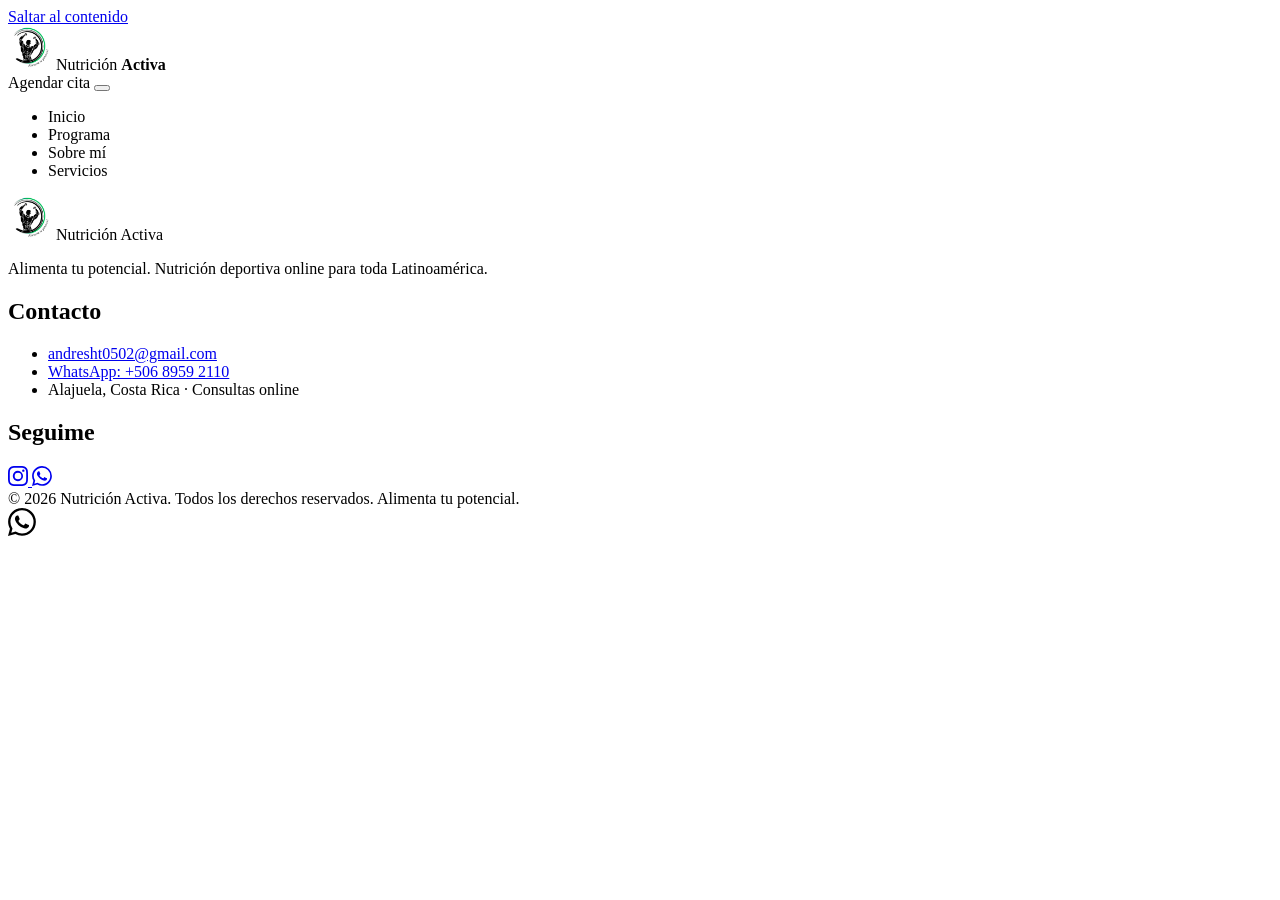
<file: src/main/resources/templates/fragments/layout.html>
<!DOCTYPE html>
<html lang="es" xmlns:th="http://www.thymeleaf.org">

<!-- ============================================================
     Fragmentos de layout — Nutrición Activa
     Uso en páginas:
       <head th:replace="~{fragments/layout :: head(pageTitle='Título', pageDescription=null, pageImage=null, pagePath=null)}">
       <nav  th:replace="~{fragments/layout :: navbar}">
       <footer th:replace="~{fragments/layout :: footer}">
       <th:block th:replace="~{fragments/layout :: scripts}">

     head() siempre se llama con los 4 parámetros por nombre, ninguno
     opcional en la llamada: Thymeleaf exige que toda selección de fragmento
     por nombre incluya cada parámetro declarado en la firma, aunque sea con
     valor `null` — una llamada con solo `pageTitle` rompe la resolución del
     fragmento. Los que llegan en `null` caen al genérico vía `?:` dentro
     del fragmento.

     pageDescription/pageImage/pagePath: pasar un valor real en vez de
     `null` para previews de enlace por página (WhatsApp es el canal
     principal del negocio, ver PRODUCT.md):
       <head th:replace="~{fragments/layout :: head(
               pageTitle='Título',
               pageDescription='Descripción propia',
               pageImage='/img/propia.png',
               pagePath='/ruta')}">
     ============================================================ -->

<head th:fragment="head(pageTitle, pageDescription, pageImage, pagePath)">
    <meta charset="UTF-8">
    <meta name="viewport" content="width=device-width, initial-scale=1">
    <title th:text="${pageTitle} ?: 'Nutrición Activa — Alimenta tu potencial'">Nutrición Activa</title>
    <meta name="description" th:content="${pageDescription} ?: 'Hábitos sostenibles, no dietas de moda: nutrición deportiva online para deportistas y personas activas de toda Latinoamérica.'" content="Hábitos sostenibles, no dietas de moda: nutrición deportiva online para deportistas y personas activas de toda Latinoamérica.">

    <!-- Open Graph: preview del enlace en WhatsApp (canal principal del negocio) y redes.
         og:url y og:image exigen URL absoluta: viene de app.sitio.base-url. -->
    <meta property="og:type" content="website">
    <meta property="og:site_name" content="Nutrición Activa">
    <meta property="og:title" th:content="${pageTitle} ?: 'Nutrición Activa — Alimenta tu potencial'" content="Nutrición Activa — Alimenta tu potencial">
    <meta property="og:description" th:content="${pageDescription} ?: 'Hábitos sostenibles, no dietas de moda: nutrición deportiva online para deportistas y personas activas de toda Latinoamérica.'" content="Hábitos sostenibles, no dietas de moda: nutrición deportiva online para deportistas y personas activas de toda Latinoamérica.">
    <meta property="og:locale" content="es_CR">
    <meta property="og:url" th:content="|${sitio.baseUrl}${pagePath ?: '/'}|" content="http://localhost/">
    <meta property="og:image" th:content="|${sitio.baseUrl}${pageImage ?: '/img/og.png'}|" content="http://localhost/img/og.png">
    <meta property="og:image:width" content="1200">
    <meta property="og:image:height" content="630">
    <meta property="og:image:alt" content="Logo de Nutrición Activa: figura atlética dentro del aro verde, con el eslogan Alimenta tu potencial">
    <meta name="twitter:card" content="summary_large_image">

    <!-- Favicons multi-tamaño (emblema de marca) -->
    <link rel="icon" th:href="@{/favicon.ico}" sizes="48x48">
    <link rel="icon" type="image/png" sizes="32x32" th:href="@{/img/favicon-32.png}">
    <link rel="icon" type="image/png" sizes="192x192" th:href="@{/img/favicon-192.png}">
    <link rel="apple-touch-icon" sizes="180x180" th:href="@{/img/apple-touch-icon.png}">

    <!-- Google Fonts: Barlow Condensed (titulares) + Barlow (cuerpo) -->
    <link rel="preconnect" href="https://fonts.googleapis.com">
    <link rel="preconnect" href="https://fonts.gstatic.com" crossorigin>
    <!-- Solo los pesos en uso: Condensed 600 (brand) y 700 (titulares/cifras);
         Barlow 400 (cuerpo), 500 (nav/meta) y 600 (botones/labels) -->
    <link href="https://fonts.googleapis.com/css2?family=Barlow+Condensed:wght@600;700&family=Barlow:wght@400;500;600&display=swap" rel="stylesheet">

    <!-- Bootstrap (WebJars) y luego los tokens/overrides de la marca -->
    <link rel="stylesheet" th:href="@{/webjars/bootstrap/css/bootstrap.min.css}">
    <link rel="stylesheet" th:href="@{/css/styles.css}">
</head>

<body>

<!-- Navbar: sticky, blanca, logo a la izquierda, CTA siempre visible.
     El bloque incluye el skip link para teclado (WCAG 2.4.1); las páginas
     deben tener <main id="contenido">. -->
<th:block th:fragment="navbar">
<a class="na-skip-link" href="#contenido">Saltar al contenido</a>
<nav class="navbar navbar-expand-lg sticky-top na-navbar" aria-label="Navegación principal">
    <div class="container">
        <a class="navbar-brand d-flex align-items-center gap-2" th:href="@{/}">
            <img th:src="@{/img/logo.webp}" src="../../static/img/logo.webp" alt="Logo de Nutrición Activa" width="44" height="44">
            <span>Nutrición <strong>Activa</strong></span>
        </a>
        <!-- CTA fuera del collapse: siempre visible en móvil (MASTER §7) -->
        <div class="d-flex align-items-center gap-2 ms-auto order-lg-last ms-lg-3">
            <a class="btn btn-primary" th:href="@{/agendar}">Agendar cita</a>
            <button class="navbar-toggler" type="button" data-bs-toggle="collapse" data-bs-target="#navPrincipal"
                    aria-controls="navPrincipal" aria-expanded="false" aria-label="Abrir menú de navegación">
                <span class="navbar-toggler-icon"></span>
            </button>
        </div>
        <div class="collapse navbar-collapse" id="navPrincipal">
            <!-- Orden alineado al flujo de scroll de la página (HU-11, paso 7):
                 Programa segundo porque su banner va justo después del hero
                 (HU-12, D-16); sobre mí antes que servicios, igual que las
                 secciones de index.html. -->
            <ul class="navbar-nav ms-auto align-items-lg-center gap-lg-2">
                <li class="nav-item"><a class="nav-link" th:href="@{/}">Inicio</a></li>
                <li class="nav-item"><a class="nav-link" th:href="@{/programa}">Programa</a></li>
                <li class="nav-item"><a class="nav-link" th:href="@{/#sobre-mi}">Sobre mí</a></li>
                <li class="nav-item"><a class="nav-link" th:href="@{/#servicios}">Servicios</a></li>
            </ul>
        </div>
    </div>
</nav>
</th:block>

<!-- Footer + botón flotante de WhatsApp: contacto, redes, copyright y FAB.
     El fragmento devuelve ambos elementos: toda página con footer lleva el FAB. -->
<th:block th:fragment="footer">
<footer class="na-footer">
    <div class="container">
        <div class="row gy-5">
            <div class="col-12 col-md-4">
                <a class="d-inline-flex align-items-center gap-2 mb-3" th:href="@{/}">
                    <img th:src="@{/img/logo.webp}" src="../../static/img/logo.webp" alt="Logo de Nutrición Activa" width="44" height="44">
                    <span class="text-white fw-semibold">Nutrición Activa</span>
                </a>
                <p class="mb-0">Alimenta tu potencial. Nutrición deportiva online para toda Latinoamérica.</p>
            </div>
            <div class="col-12 col-md-4">
                <h2 class="h6 mb-3">Contacto</h2>
                <ul class="list-unstyled d-grid gap-2 mb-0">
                    <!-- Correo personal autorizado por el PO mientras confirma el de marca -->
                    <li><a href="mailto:andresht0502@gmail.com">andresht0502@gmail.com</a></li>
                    <li><a th:href="@{https://wa.me/{numero}(numero=${whatsapp.numero}, text=${whatsapp.mensaje})}"
                           href="https://wa.me/50689592110" target="_blank" rel="noopener noreferrer"
                           th:text="|WhatsApp: ${whatsapp.numeroVisible()}|">WhatsApp: +506 8959 2110</a></li>
                    <li>Alajuela, Costa Rica · Consultas online</li>
                </ul>
            </div>
            <div class="col-12 col-md-4">
                <h2 class="h6 mb-3">Seguime</h2>
                <div class="na-footer-social d-flex gap-2">
                    <a href="https://www.instagram.com/nutricion_activa_cr" target="_blank" rel="noopener noreferrer" aria-label="Instagram">
                        <svg xmlns="http://www.w3.org/2000/svg" width="20" height="20" fill="currentColor" viewBox="0 0 16 16" aria-hidden="true">
                            <path d="M8 0C5.829 0 5.556.01 4.703.048 3.85.088 3.269.222 2.76.42a3.9 3.9 0 0 0-1.417.923A3.9 3.9 0 0 0 .42 2.76C.222 3.268.087 3.85.048 4.7.01 5.555 0 5.827 0 8.001c0 2.172.01 2.444.048 3.297.04.852.174 1.433.372 1.942.205.526.478.972.923 1.417.444.445.89.719 1.416.923.51.198 1.09.333 1.942.372C5.555 15.99 5.827 16 8 16s2.444-.01 3.298-.048c.851-.04 1.434-.174 1.943-.372a3.9 3.9 0 0 0 1.416-.923c.445-.445.718-.891.923-1.417.197-.509.332-1.09.372-1.942C15.99 10.445 16 10.173 16 8s-.01-2.445-.048-3.299c-.04-.851-.175-1.433-.372-1.941a3.9 3.9 0 0 0-.923-1.417A3.9 3.9 0 0 0 13.24.42c-.51-.198-1.092-.333-1.943-.372C10.443.01 10.172 0 7.998 0zm-.717 1.442h.718c2.136 0 2.389.007 3.232.046.78.035 1.204.166 1.486.275.373.145.64.319.92.599s.453.546.598.92c.11.281.24.705.275 1.485.039.843.047 1.096.047 3.231s-.008 2.389-.047 3.232c-.035.78-.166 1.203-.275 1.485a2.5 2.5 0 0 1-.599.919c-.28.28-.546.453-.92.598-.28.11-.704.24-1.485.276-.843.038-1.096.047-3.232.047s-2.39-.009-3.233-.047c-.78-.036-1.203-.166-1.485-.276a2.5 2.5 0 0 1-.92-.598 2.5 2.5 0 0 1-.6-.92c-.109-.281-.24-.705-.275-1.485-.038-.843-.046-1.096-.046-3.233s.008-2.388.046-3.231c.036-.78.166-1.204.276-1.486.145-.373.319-.64.599-.92s.546-.453.92-.598c.282-.11.705-.24 1.485-.276.738-.034 1.024-.044 2.515-.045zm4.988 1.328a.96.96 0 1 0 0 1.92.96.96 0 0 0 0-1.92m-4.27 1.122a4.109 4.109 0 1 0 0 8.217 4.109 4.109 0 0 0 0-8.217m0 1.441a2.667 2.667 0 1 1 0 5.334 2.667 2.667 0 0 1 0-5.334"/>
                        </svg>
                    </a>
                    <a th:href="@{https://wa.me/{numero}(numero=${whatsapp.numero}, text=${whatsapp.mensaje})}"
                       href="https://wa.me/50689592110" target="_blank" rel="noopener noreferrer" aria-label="WhatsApp">
                        <svg xmlns="http://www.w3.org/2000/svg" width="20" height="20" fill="currentColor" viewBox="0 0 16 16" aria-hidden="true">
                            <path d="M13.601 2.326A7.85 7.85 0 0 0 7.994 0C3.627 0 .068 3.558.064 7.926c0 1.399.366 2.76 1.057 3.965L0 16l4.204-1.102a7.9 7.9 0 0 0 3.79.965h.004c4.368 0 7.926-3.558 7.93-7.93A7.9 7.9 0 0 0 13.6 2.326zM7.994 14.521a6.6 6.6 0 0 1-3.356-.92l-.24-.144-2.494.654.666-2.433-.156-.251a6.56 6.56 0 0 1-1.007-3.505c0-3.626 2.957-6.584 6.591-6.584a6.56 6.56 0 0 1 4.66 1.931 6.56 6.56 0 0 1 1.928 4.66c-.004 3.639-2.961 6.592-6.592 6.592m3.615-4.934c-.197-.099-1.17-.578-1.353-.646-.182-.065-.315-.099-.445.099-.133.197-.513.646-.627.775-.114.133-.232.148-.43.05-.197-.1-.836-.308-1.592-.985-.59-.525-.985-1.175-1.103-1.372-.114-.198-.011-.304.088-.403.087-.088.197-.232.296-.346.1-.114.133-.198.198-.33.065-.134.034-.248-.015-.347-.05-.099-.445-1.076-.612-1.47-.16-.389-.323-.335-.445-.34-.114-.007-.247-.007-.38-.007a.73.73 0 0 0-.529.247c-.182.198-.691.677-.691 1.654s.71 1.916.81 2.049c.098.133 1.394 2.132 3.383 2.992.47.205.84.326 1.129.418.475.152.904.129 1.246.08.38-.058 1.171-.48 1.338-.943.164-.464.164-.86.114-.943-.049-.084-.182-.133-.38-.232"/>
                        </svg>
                    </a>
                </div>
            </div>
        </div>
        <div class="na-footer-bottom d-flex flex-column flex-md-row justify-content-between gap-2">
            <span>© 2026 Nutrición Activa. Todos los derechos reservados.</span>
            <span>Alimenta tu potencial.</span>
        </div>
    </div>
</footer>

<!-- Botón flotante de WhatsApp (MASTER §7): fijo, inferior derecha, 56×56 -->
<a class="na-whatsapp-fab"
   th:href="@{https://wa.me/{numero}(numero=${whatsapp.numero}, text=${whatsapp.mensaje})}"
   target="_blank" rel="noopener noreferrer" aria-label="Escribir por WhatsApp">
    <svg xmlns="http://www.w3.org/2000/svg" width="28" height="28" fill="currentColor" viewBox="0 0 16 16" aria-hidden="true">
        <path d="M13.601 2.326A7.85 7.85 0 0 0 7.994 0C3.627 0 .068 3.558.064 7.926c0 1.399.366 2.76 1.057 3.965L0 16l4.204-1.102a7.9 7.9 0 0 0 3.79.965h.004c4.368 0 7.926-3.558 7.93-7.93A7.9 7.9 0 0 0 13.6 2.326zM7.994 14.521a6.6 6.6 0 0 1-3.356-.92l-.24-.144-2.494.654.666-2.433-.156-.251a6.56 6.56 0 0 1-1.007-3.505c0-3.626 2.957-6.584 6.591-6.584a6.56 6.56 0 0 1 4.66 1.931 6.56 6.56 0 0 1 1.928 4.66c-.004 3.639-2.961 6.592-6.592 6.592m3.615-4.934c-.197-.099-1.17-.578-1.353-.646-.182-.065-.315-.099-.445.099-.133.197-.513.646-.627.775-.114.133-.232.148-.43.05-.197-.1-.836-.308-1.592-.985-.59-.525-.985-1.175-1.103-1.372-.114-.198-.011-.304.088-.403.087-.088.197-.232.296-.346.1-.114.133-.198.198-.33.065-.134.034-.248-.015-.347-.05-.099-.445-1.076-.612-1.47-.16-.389-.323-.335-.445-.34-.114-.007-.247-.007-.38-.007a.73.73 0 0 0-.529.247c-.182.198-.691.677-.691 1.654s.71 1.916.81 2.049c.098.133 1.394 2.132 3.383 2.992.47.205.84.326 1.129.418.475.152.904.129 1.246.08.38-.058 1.171-.48 1.338-.943.164-.464.164-.86.114-.943-.049-.084-.182-.133-.38-.232"/>
    </svg>
</a>
</th:block>

<!-- Scripts comunes: Bootstrap bundle (necesario para el menú colapsable) -->
<th:block th:fragment="scripts">
    <script th:src="@{/webjars/bootstrap/js/bootstrap.bundle.min.js}"></script>
    <script th:src="@{/js/reveal.js}" defer></script>
</th:block>

</body>
</html>
</file>
